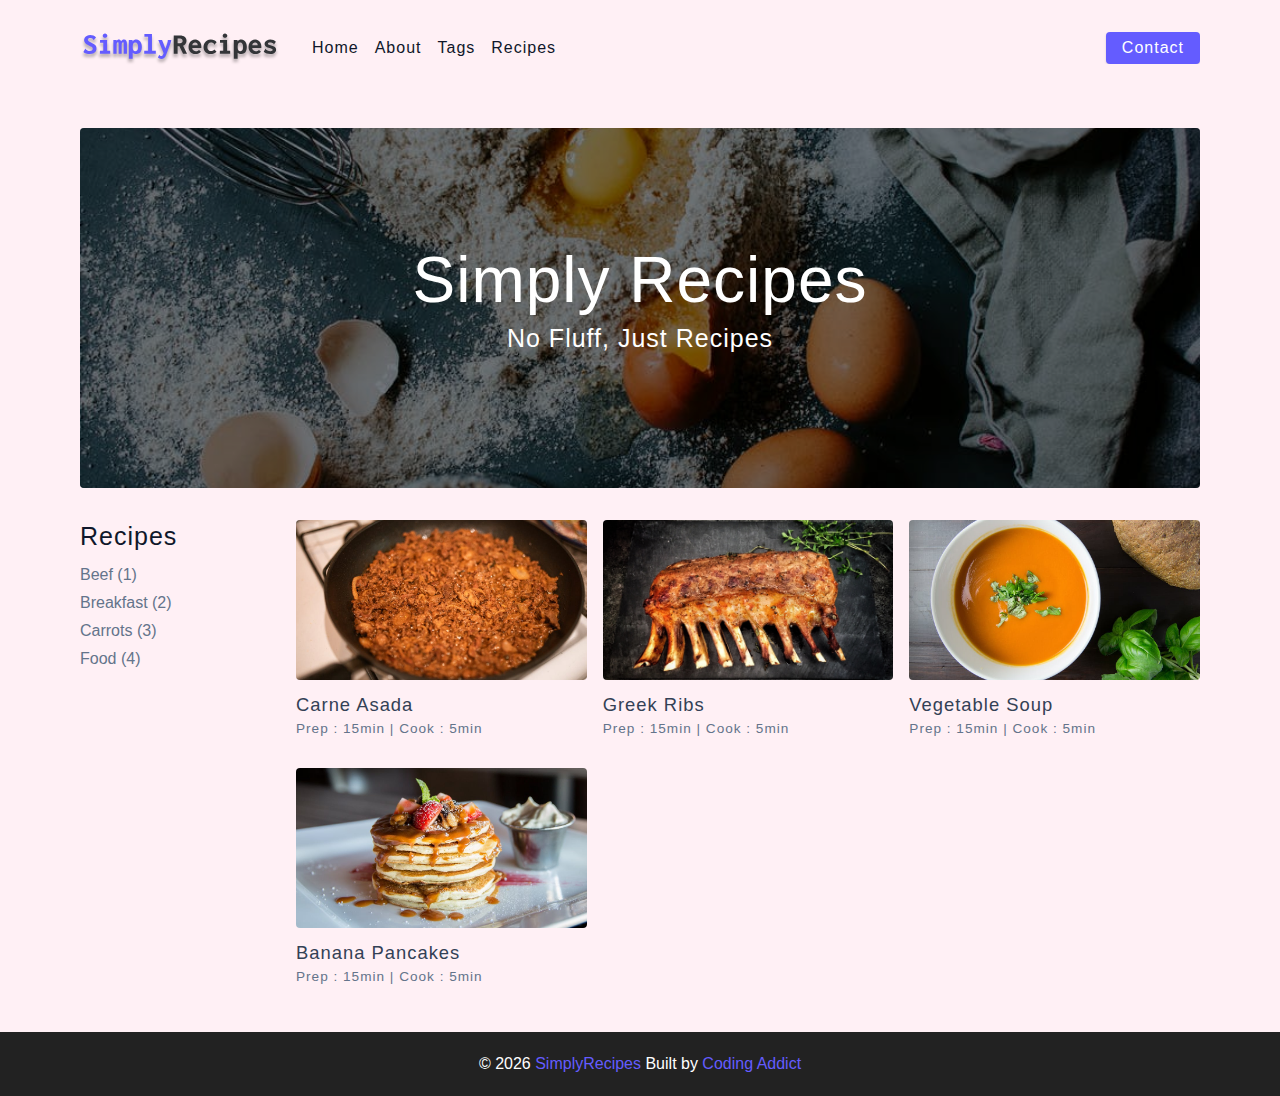
<file: final/index.html>
<!DOCTYPE html>
<html lang="en">
  <head>
    <meta charset="UTF-8" />
    <meta http-equiv="X-UA-Compatible" content="IE=edge" />
    <meta name="viewport" content="width=device-width, initial-scale=1.0" />
    <title>Simply Recipes || Final</title>
    <!-- favicon -->
    <link rel="shortcut icon" href="./assets/favicon.ico" type="image/x-icon" />
    <!-- normalize -->
    <link rel="stylesheet" href="./css/normalize.css" />
    <!-- font-awesome -->
    <link
      rel="stylesheet"
      href="https://cdnjs.cloudflare.com/ajax/libs/font-awesome/5.14.0/css/all.min.css"
    />
    <!-- main css -->
    <link rel="stylesheet" href="./css/main.css" />
  </head>
  <body style="background: lavenderblush;">

    <!-- nav  -->
    <nav class="navbar">
      <div class="nav-center">
        <div class="nav-header">
          <a href="index.html" class="nav-logo">
            <img src="./assets/logo.svg" alt="simply recipes" />
          </a>
          <button class="nav-btn btn">
            <i class="fas fa-align-justify"></i>
          </button>
        </div>
        <div class="nav-links">
          <a href="index.html" class="nav-link"> home </a>
          <a href="about.html" class="nav-link"> about </a>
          <a href="tags.html" class="nav-link"> tags </a>
          <a href="recipes.html" class="nav-link"> recipes </a>

          <div class="nav-link contact-link">
            <a href="contact.html" class="btn"> contact </a>
          </div>
        </div>
      </div>
    </nav>
    <!-- end of nav -->
    <!-- main -->
    <main class="page">
      <!-- header -->
      <header class="hero">
        <div class="hero-container">
          <div class="hero-text">
            <h1>simply recipes</h1>
            <h4>no fluff, just recipes</h4>
          </div>
        </div>
      </header>
      <!-- end of header -->
      <section class="recipes-container">
        <!-- tag container -->
        <div class="tags-container">
          <h4>recipes</h4>
          <div class="tags-list">
            <a href="tag-template.html">Beef (1)</a>
            <a href="tag-template.html">Breakfast (2)</a>
            <a href="tag-template.html">Carrots (3)</a>
            <a href="tag-template.html">Food (4)</a>
          </div>
        </div>
        <!-- end of tag container -->
        <!-- recipes list -->
        <div class="recipes-list">
          <!-- single recipe -->
          <a href="single-recipe.html" class="recipe">
            <img
              src="./assets/recipes/recipe-1.jpeg"
              class="img recipe-img"
              alt=""
            />
            <h5>Carne Asada</h5>
            <p>Prep : 15min | Cook : 5min</p>
          </a>
          <!-- end of single recipe -->
          <!-- single recipe -->
          <a href="single-recipe.html" class="recipe">
            <img
              src="./assets/recipes/recipe-2.jpeg"
              class="img recipe-img"
              alt=""
            />
            <h5>Greek Ribs</h5>
            <p>Prep : 15min | Cook : 5min</p>
          </a>
          <!-- end of single recipe -->
          <!-- single recipe -->
          <a href="single-recipe.html" class="recipe">
            <img
              src="./assets/recipes/recipe-3.jpeg"
              class="img recipe-img"
              alt=""
            />
            <h5>Vegetable Soup</h5>
            <p>Prep : 15min | Cook : 5min</p>
          </a>
          <!-- end of single recipe -->
          <!-- single recipe -->
          <a href="single-recipe.html" class="recipe">
            <img
              src="./assets/recipes/recipe-4.jpeg"
              class="img recipe-img"
              alt=""
            />
            <h5>Banana Pancakes</h5>
            <p>Prep : 15min | Cook : 5min</p>
          </a>
          <!-- end of single recipe -->
        </div>
        <!-- end of recipes list -->
      </section>
    </main>
    <!-- end of main -->
    <!-- footer -->
    <footer class="page-footer">
      <p>
        &copy; <span id="date"></span>
        <span class="footer-logo">SimplyRecipes</span> Built by
        <a href="https://www.johnsmilga.com/">Coding Addict</a>
      </p>
    </footer>
    <script src="./js/app.js"></script>
  </body>
</html>
</file>
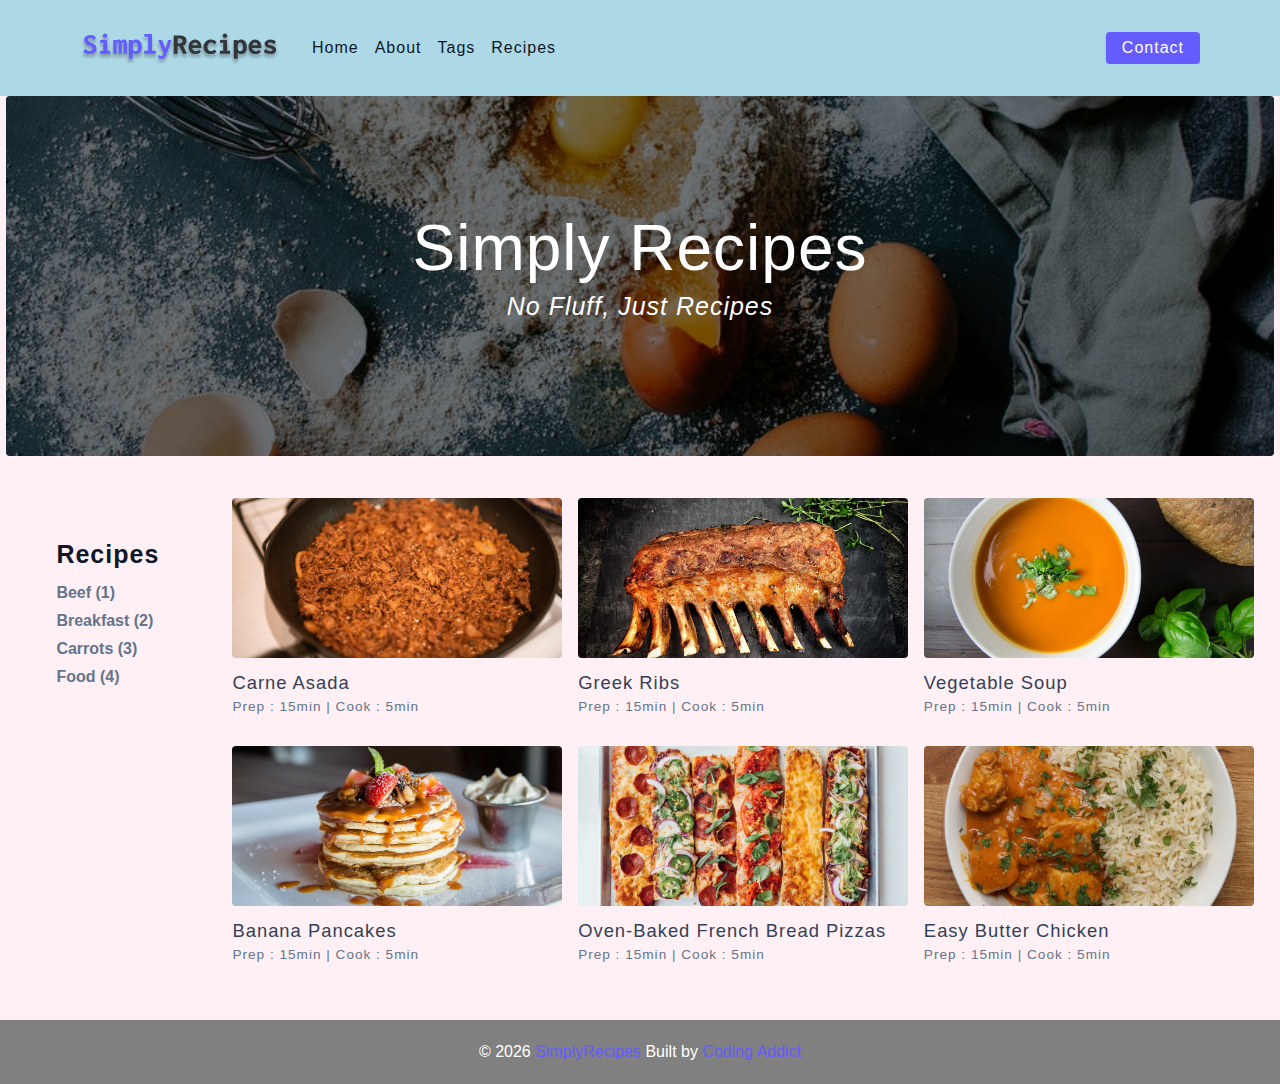
<file: starter/index.html>
<!DOCTYPE html>
<html lang="en">
  <head>
    <meta charset="UTF-8" />
    <meta http-equiv="X-UA-Compatible" content="IE=edge" />
    <meta name="viewport" content="width=device-width, initial-scale=1.0" />
    <title>Simply Recipes || Final</title>
    <!-- favicon -->
    <link rel="shortcut icon" href="./assets/favicon.ico" type="image/x-icon" />
    <!-- normalize -->
    <link rel="stylesheet" href="./css/normalize.css" />
    <!-- font-awesome -->
    <link
      rel="stylesheet"
      href="https://cdnjs.cloudflare.com/ajax/libs/font-awesome/5.14.0/css/all.min.css"
    />
    <!-- main css -->
    <link rel="stylesheet" href="./css/main.css" />
  </head>
  <body>

    <!-- nav  -->
    <nav class="navbar">
      <div class="nav-center">
        <div class="nav-header">
          <a href="index.html" class="nav-logo">
            <img src="./assets/logo.svg" alt="simply recipes" />
          </a>
          <button class="nav-btn btn">
            <i class="fas fa-align-justify"></i>
          </button>
        </div>
        <div class="nav-links">
          <a href="index.html" class="nav-link"> home </a>
          <a href="about.html" class="nav-link"> about </a>
          <a href="tags.html" class="nav-link"> tags </a>
          <a href="recipes.html" class="nav-link"> recipes </a>

          <div class="nav-link contact-link">
            <a href="contact.html" class="btn"> contact </a>
          </div>
        </div>
      </div>
    </nav>
    <!-- end of nav -->
    <!-- main -->
    <main class="page" style= "padding: 0;">
      <!-- header -->
      <header class="hero" style="padding: 15px;">
        <div class="hero-container">
          <div class="hero-text">
            <h1>simply recipes</h1>
            <h4 style="font-style: italic;">no fluff, just recipes</h4>
          </div>
        </div>
      </header>
      <!-- end of header -->
      <section class="recipes-container">
        <!-- tag container -->
        <div class="tags-container"style="margin: 50px;">
          <h4>recipes</h4>
          <div class="tags-list">
            <a href="tag-template.html">Beef (1)</a>
            <a href="tag-template.html">Breakfast (2)</a>
            <a href="tag-template.html">Carrots (3)</a>
            <a href="tag-template.html">Food (4)</a>
          </div>
        </div>
        <!-- recipes list -->
        <div class="recipes-list">
          <!-- single recipe -->
          <a href="single-recipe.html" class="recipe">
            <img
              src="./assets/recipes/recipe-1.jpeg"
              class="img recipe-img"
              alt=""
            />
            <h5>Carne Asada</h5>
            <p>Prep : 15min | Cook : 5min</p>
          </a>
          <!-- end of single recipe -->
          <!-- single recipe -->
          <a href="single-recipe.html" class="recipe">
            <img
              src="./assets/recipes/recipe-2.jpeg"
              class="img recipe-img"
              alt=""
            />
            <h5>Greek Ribs</h5>
            <p>Prep : 15min | Cook : 5min</p>
          </a>
          <!-- end of single recipe -->
          <!-- single recipe -->
          <a href="single-recipe.html" class="recipe">
            <img
              src="./assets/recipes/recipe-3.jpeg"
              class="img recipe-img"
              alt=""
            />
            <h5>Vegetable Soup</h5>
            <p>Prep : 15min | Cook : 5min</p>
          </a>
          <!-- end of single recipe -->
          <!-- single recipe -->
          <a href="single-recipe.html" class="recipe">
            <img
              src="./assets/recipes/recipe-4.jpeg"
              class="img recipe-img"
              alt=""
            />
            <h5>Banana Pancakes</h5>
            <p>Prep : 15min | Cook : 5min</p>
          </a>
          <!-- end of single recipe -->
          <!-- single recipe -->
          <a href="single-recipe.html" class="recipe">
            <img
              src="./assets/recipes/pizza.webp"
              class="img recipe-img"
              alt=""
            />
            <h5>Oven-Baked French Bread Pizzas</h5>
            <p>Prep : 15min | Cook : 5min</p>
          </a>
          <!-- end of single recipe -->
          <!-- single recipe -->
          <a href="single-recipe.html" class="recipe">
            <img
              src="./assets/recipes/sub-buzz-1009-1646440684-8.webp"
              class="img recipe-img"
              alt=""
            />
            <h5>Easy Butter Chicken</h5>
            <p>Prep : 15min | Cook : 5min</p>
          </a>
          <!-- end of single recipe -->
        </div>
        <!-- end of recipes list -->
      </section>
    </main>
    <!-- end of main -->
    <!-- footer -->
    <footer class="page-footer">
      <p>
        &copy; <span id="date"></span>
        <span class="footer-logo">SimplyRecipes</span> Built by
        <a href="https://www.johnsmilga.com/">Coding Addict</a>
      </p>
    </footer>
    <script src="./js/app.js"></script>
  </body>
</html>
</file>
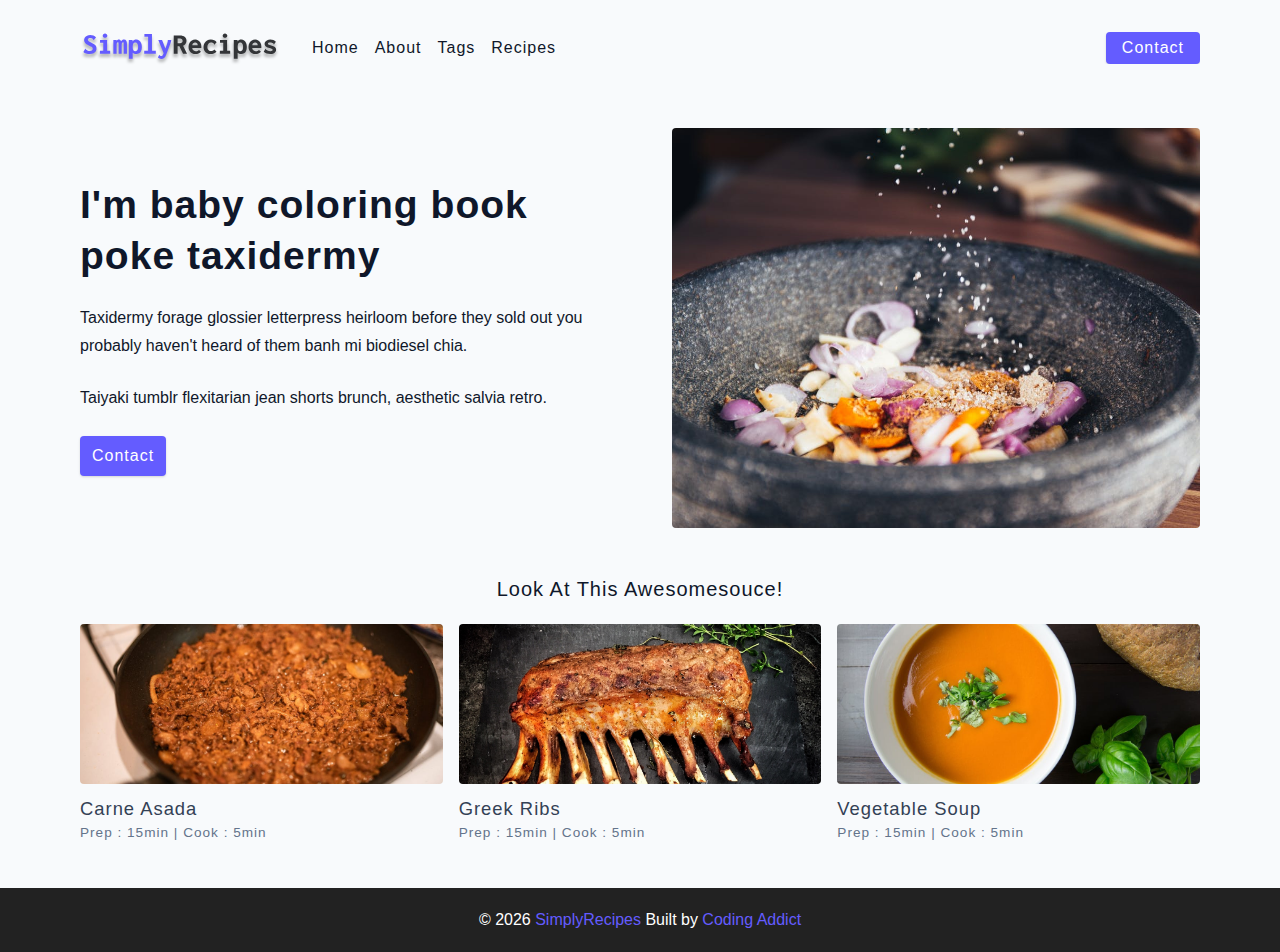
<file: final/about.html>
<!DOCTYPE html>
<html lang="en">
  <head>
    <meta charset="UTF-8" />
    <meta http-equiv="X-UA-Compatible" content="IE=edge" />
    <meta name="viewport" content="width=device-width, initial-scale=1.0" />
    <title>About || Final</title>
    <!-- favicon -->
    <link rel="shortcut icon" href="./assets/favicon.ico" type="image/x-icon" />
    <!-- normalize -->
    <link rel="stylesheet" href="./css/normalize.css" />
    <!-- font-awesome -->
    <link
      rel="stylesheet"
      href="https://cdnjs.cloudflare.com/ajax/libs/font-awesome/5.14.0/css/all.min.css"
    />
    <!-- main css -->
    <link rel="stylesheet" href="./css/main.css" />
  </head>
  <body>
    <!-- nav  -->
    <nav class="navbar">
      <div class="nav-center">
        <div class="nav-header">
          <a href="index.html" class="nav-logo">
            <img src="./assets/logo.svg" alt="simply recipes" />
          </a>
          <button class="nav-btn btn">
            <i class="fas fa-align-justify"></i>
          </button>
        </div>
        <div class="nav-links">
          <a href="index.html" class="nav-link"> home </a>
          <a href="about.html" class="nav-link"> about </a>
          <a href="tags.html" class="nav-link"> tags </a>
          <a href="recipes.html" class="nav-link"> recipes </a>

          <div class="nav-link contact-link">
            <a href="contact.html" class="btn"> contact </a>
          </div>
        </div>
      </div>
    </nav>
    <!-- end of nav -->
    <main class="page">
      <section class="about-page">
        <article>
          <h2>I'm baby coloring book poke taxidermy</h2>
          <p>
            Taxidermy forage glossier letterpress heirloom before they sold out
            you probably haven't heard of them banh mi biodiesel chia.
          </p>
          <p>
            Taiyaki tumblr flexitarian jean shorts brunch, aesthetic salvia
            retro.
          </p>
          <a href="contact.html" class="btn"> contact </a>
        </article>
        <!-- needs fixes -->
        <img
          src="./assets/about.jpeg"
          alt="Person Pouring Salt in Bowl"
          class="img about-img"
        />
      </section>
      <section class="featured-recipes">
        <h5 class="featured-title">Look At This Awesomesouce!</h5>
        <div class="recipes-list">
          <!-- single recipe -->
          <a href="single-recipe.html" class="recipe">
            <img
              src="./assets/recipes/recipe-1.jpeg"
              class="img recipe-img"
              alt=""
            />
            <h5>Carne Asada</h5>
            <p>Prep : 15min | Cook : 5min</p>
          </a>
          <!-- end of single recipe -->
          <!-- single recipe -->
          <a href="single-recipe.html" class="recipe">
            <img
              src="./assets/recipes/recipe-2.jpeg"
              class="img recipe-img"
              alt=""
            />
            <h5>Greek Ribs</h5>
            <p>Prep : 15min | Cook : 5min</p>
          </a>
          <!-- end of single recipe -->
          <!-- single recipe -->
          <a href="single-recipe.html" class="recipe">
            <img
              src="./assets/recipes/recipe-3.jpeg"
              class="img recipe-img"
              alt=""
            />
            <h5>Vegetable Soup</h5>
            <p>Prep : 15min | Cook : 5min</p>
          </a>
          <!-- end of single recipe -->
        </div>
      </section>
    </main>
    <!-- footer -->
    <footer class="page-footer">
      <p>
        &copy; <span id="date"></span>
        <span class="footer-logo">SimplyRecipes</span> Built by
        <a href="https://www.johnsmilga.com/">Coding Addict</a>
      </p>
    </footer>
    <script src="./js/app.js"></script>
  </body>
</html>
</file>
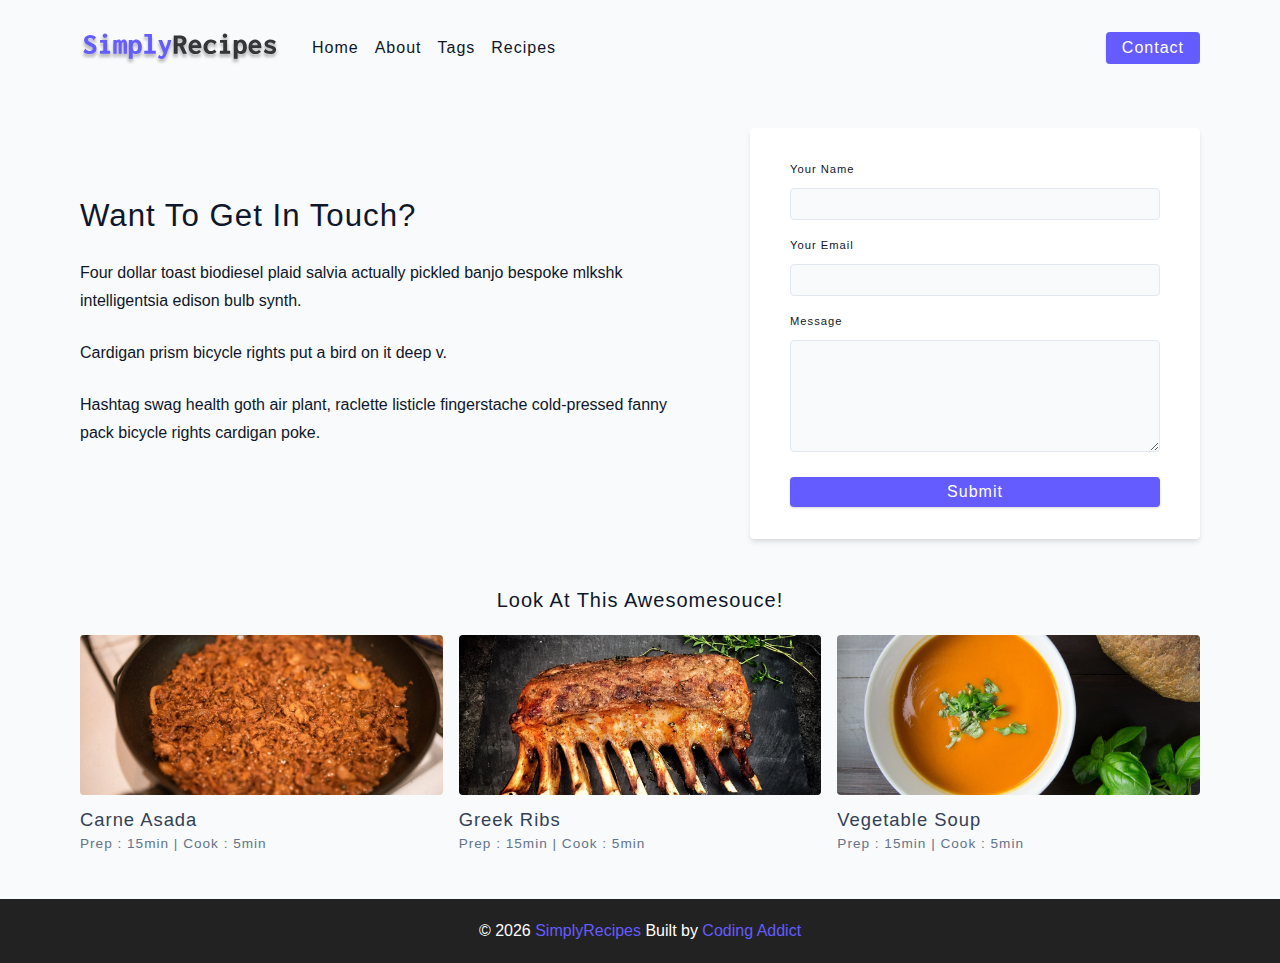
<file: final/contact.html>
<!DOCTYPE html>
<html lang="en">
  <head>
    <meta charset="UTF-8" />
    <meta http-equiv="X-UA-Compatible" content="IE=edge" />
    <meta name="viewport" content="width=device-width, initial-scale=1.0" />
    <title>Contact || Final</title>
    <!-- favicon -->
    <link rel="shortcut icon" href="./assets/favicon.ico" type="image/x-icon" />
    <!-- normalize -->
    <link rel="stylesheet" href="./css/normalize.css" />
    <!-- font-awesome -->
    <link
      rel="stylesheet"
      href="https://cdnjs.cloudflare.com/ajax/libs/font-awesome/5.14.0/css/all.min.css"
    />
    <!-- main css -->
    <link rel="stylesheet" href="./css/main.css" />
  </head>
  <body>
    <!-- nav  -->
    <nav class="navbar">
      <div class="nav-center">
        <div class="nav-header">
          <a href="index.html" class="nav-logo">
            <img src="./assets/logo.svg" alt="simply recipes" />
          </a>
          <button class="nav-btn btn">
            <i class="fas fa-align-justify"></i>
          </button>
        </div>
        <div class="nav-links">
          <a href="index.html" class="nav-link"> home </a>
          <a href="about.html" class="nav-link"> about </a>
          <a href="tags.html" class="nav-link"> tags </a>
          <a href="recipes.html" class="nav-link"> recipes </a>

          <div class="nav-link contact-link">
            <a href="contact.html" class="btn"> contact </a>
          </div>
        </div>
      </div>
    </nav>
    <!-- end of nav -->
    <main class="page">
     <section class="contact-container">
          <article class="contact-info">
            <h3>Want To Get In Touch?</h3>
            <p>
              Four dollar toast biodiesel plaid salvia actually pickled banjo
              bespoke mlkshk intelligentsia edison bulb synth.
            </p>
            <p>Cardigan prism bicycle rights put a bird on it deep v.</p>
            <p>
              Hashtag swag health goth air plant, raclette listicle fingerstache
              cold-pressed fanny pack bicycle rights cardigan poke.
            </p>
          </article>
          <article>
            <form class="form contact-form">
              <div class="form-row">
                <label html="name" class="form-label">your name</label>
                <input type="text" name="name" id="name" class="form-input" />
              </div>
              <div class="form-row">
                <label html="email" class="form-label">your email</label>
                <input type="text" name="email" id="email" class="form-input" />
              </div>
              <div class="form-row">
                <label html="message" class="form-label">message</label>
                <textarea name="message" id="message" class="form-textarea"></textarea>
              </div>
              <button type="submit" class="btn btn-block">
                submit
              </button>
            </form>
          </article>
        </section>
     <!-- featured recipes -->
       <section class="featured-recipes">
        <h5 class="featured-title">Look At This Awesomesouce!</h5>
        <div class="recipes-list">
          <!-- single recipe -->
          <a href="single-recipe.html" class="recipe">
            <img
              src="./assets/recipes/recipe-1.jpeg"
              class="img recipe-img"
              alt=""
            />
            <h5>Carne Asada</h5>
            <p>Prep : 15min | Cook : 5min</p>
          </a>
          <!-- end of single recipe -->
          <!-- single recipe -->
          <a href="single-recipe.html" class="recipe">
            <img
              src="./assets/recipes/recipe-2.jpeg"
              class="img recipe-img"
              alt=""
            />
            <h5>Greek Ribs</h5>
            <p>Prep : 15min | Cook : 5min</p>
          </a>
          <!-- end of single recipe -->
          <!-- single recipe -->
          <a href="single-recipe.html" class="recipe">
            <img
              src="./assets/recipes/recipe-3.jpeg"
              class="img recipe-img"
              alt=""
            />
            <h5>Vegetable Soup</h5>
            <p>Prep : 15min | Cook : 5min</p>
          </a>
          <!-- end of single recipe -->
        </div>
      </section>
    </main>
    <!-- footer -->
    <footer class="page-footer">
      <p>
        &copy; <span id="date"></span>
        <span class="footer-logo">SimplyRecipes</span> Built by
        <a href="https://www.johnsmilga.com/">Coding Addict</a>
      </p>
    </footer>
    <script src="./js/app.js"></script>
  </body>
</html>
</file>
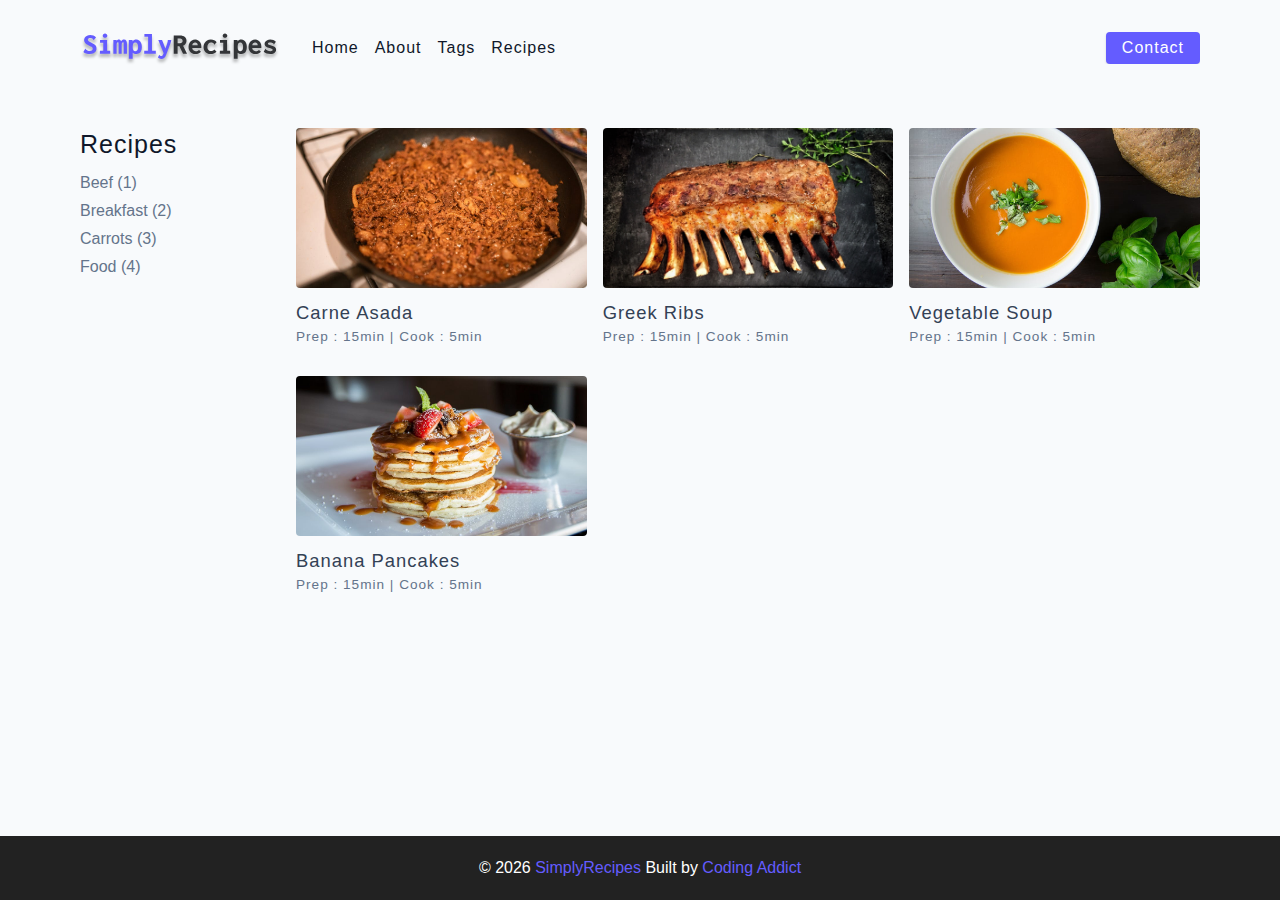
<file: final/recipes.html>
<!DOCTYPE html>
<html lang="en">
  <head>
    <meta charset="UTF-8" />
    <meta http-equiv="X-UA-Compatible" content="IE=edge" />
    <meta name="viewport" content="width=device-width, initial-scale=1.0" />
    <title>Recipes || Final</title>
    <!-- favicon -->
    <link rel="shortcut icon" href="./assets/favicon.ico" type="image/x-icon" />
    <!-- normalize -->
    <link rel="stylesheet" href="./css/normalize.css" />
    <!-- font-awesome -->
    <link
      rel="stylesheet"
      href="https://cdnjs.cloudflare.com/ajax/libs/font-awesome/5.14.0/css/all.min.css"
    />
    <!-- main css -->
    <link rel="stylesheet" href="./css/main.css" />
  </head>
  <body>
    <!-- nav  -->
    <nav class="navbar">
      <div class="nav-center">
        <div class="nav-header">
          <a href="index.html" class="nav-logo">
            <img src="./assets/logo.svg" alt="simply recipes" />
          </a>
          <button class="nav-btn btn">
            <i class="fas fa-align-justify"></i>
          </button>
        </div>
        <div class="nav-links">
          <a href="index.html" class="nav-link"> home </a>
          <a href="about.html" class="nav-link"> about </a>
          <a href="tags.html" class="nav-link"> tags </a>
          <a href="recipes.html" class="nav-link"> recipes </a>

          <div class="nav-link contact-link">
            <a href="contact.html" class="btn"> contact </a>
          </div>
        </div>
      </div>
    </nav>
    <!-- end of nav -->
    <!-- main -->
    <main class="page">
      <section class="recipes-container">
        <!-- tag container -->
        <div class="tags-container">
          <h4>recipes</h4>
          <div class="tags-list">
            <a href="tag-template.html">Beef (1)</a>
            <a href="tag-template.html">Breakfast (2)</a>
            <a href="tag-template.html">Carrots (3)</a>
            <a href="tag-template.html">Food (4)</a>
          </div>
        </div>
        <!-- end of tag container -->
        <!-- recipes list -->
        <div class="recipes-list">
          <!-- single recipe -->
          <a href="single-recipe.html" class="recipe">
            <img
              src="./assets/recipes/recipe-1.jpeg"
              class="img recipe-img"
              alt=""
            />
            <h5>Carne Asada</h5>
            <p>Prep : 15min | Cook : 5min</p>
          </a>
          <!-- end of single recipe -->
          <!-- single recipe -->
          <a href="single-recipe.html" class="recipe">
            <img
              src="./assets/recipes/recipe-2.jpeg"
              class="img recipe-img"
              alt=""
            />
            <h5>Greek Ribs</h5>
            <p>Prep : 15min | Cook : 5min</p>
          </a>
          <!-- end of single recipe -->
          <!-- single recipe -->
          <a href="single-recipe.html" class="recipe">
            <img
              src="./assets/recipes/recipe-3.jpeg"
              class="img recipe-img"
              alt=""
            />
            <h5>Vegetable Soup</h5>
            <p>Prep : 15min | Cook : 5min</p>
          </a>
          <!-- end of single recipe -->
          <!-- single recipe -->
          <a href="single-recipe.html" class="recipe">
            <img
              src="./assets/recipes/recipe-4.jpeg"
              class="img recipe-img"
              alt=""
            />
            <h5>Banana Pancakes</h5>
            <p>Prep : 15min | Cook : 5min</p>
          </a>
          <!-- end of single recipe -->
        </div>
      </section>
    </main>
    <!-- end of main -->
    <!-- footer -->
    <footer class="page-footer">
      <p>
        &copy; <span id="date"></span>
        <span class="footer-logo">SimplyRecipes</span> Built by
        <a href="https://www.johnsmilga.com/">Coding Addict</a>
      </p>
    </footer>
    <script src="./js/app.js"></script>
  </body>
</html>
</file>
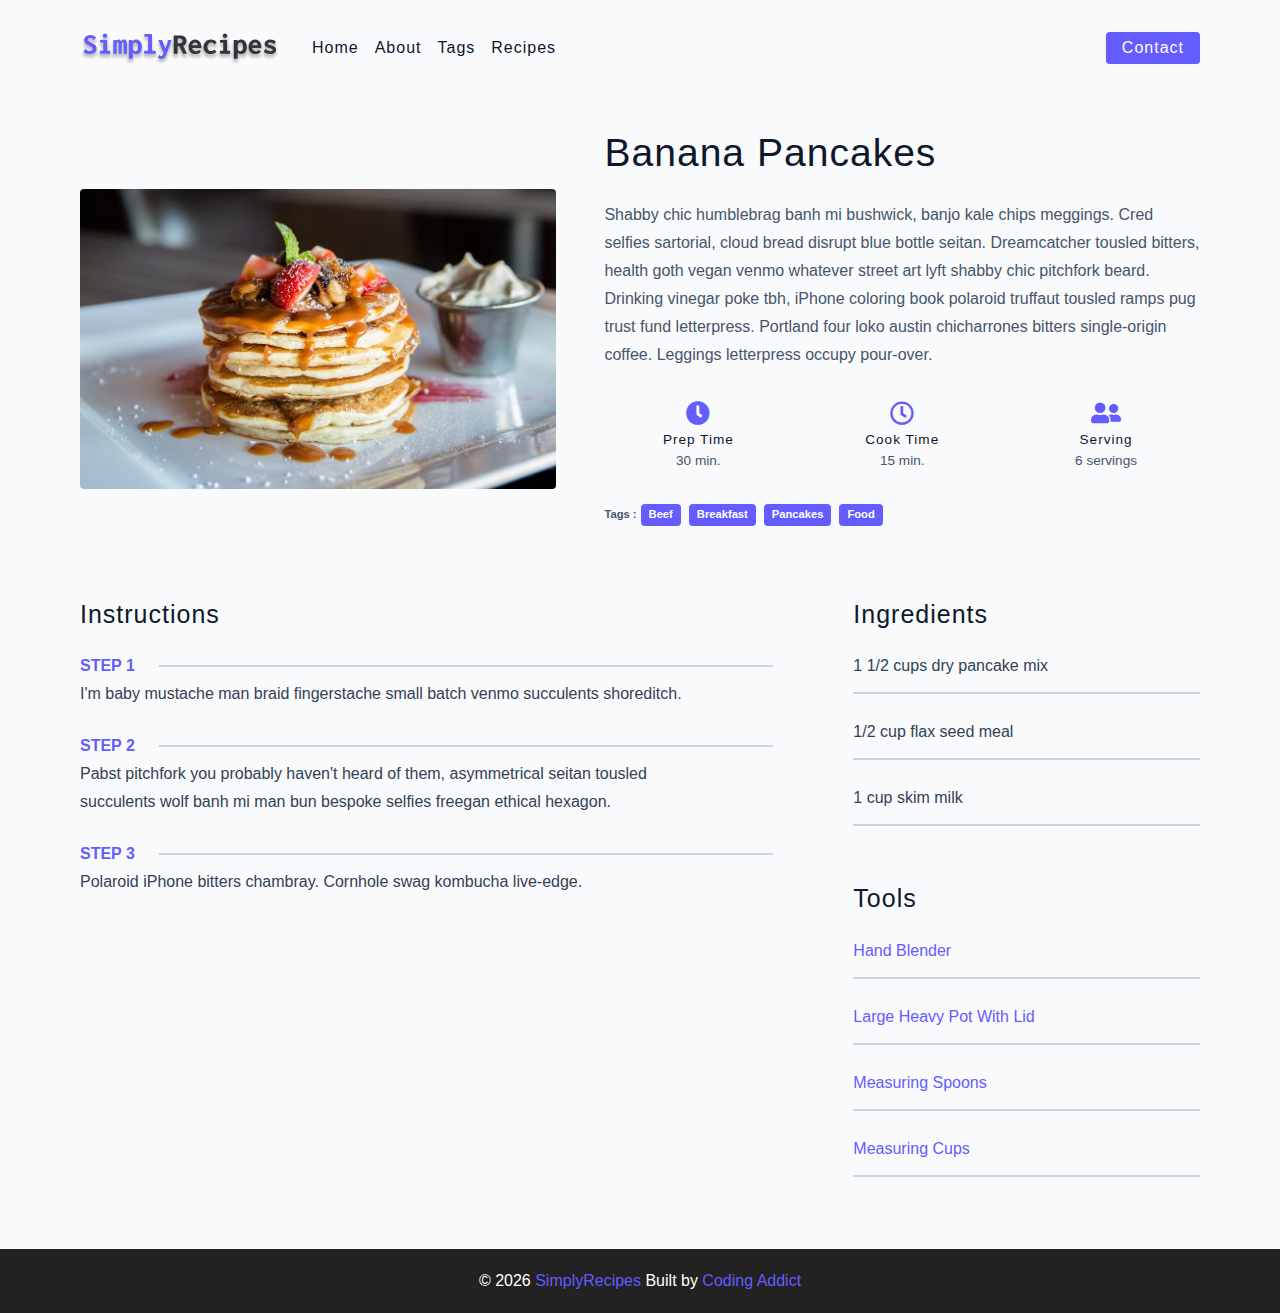
<file: final/single-recipe.html>
<!DOCTYPE html>
<html lang="en">
  <head>
    <meta charset="UTF-8" />
    <meta http-equiv="X-UA-Compatible" content="IE=edge" />
    <meta name="viewport" content="width=device-width, initial-scale=1.0" />
    <title>Single Recipe || Final</title>
    <!-- favicon -->
    <link rel="shortcut icon" href="./assets/favicon.ico" type="image/x-icon" />
    <!-- normalize -->
    <link rel="stylesheet" href="./css/normalize.css" />
    <!-- font-awesome -->
    <link
      rel="stylesheet"
      href="https://cdnjs.cloudflare.com/ajax/libs/font-awesome/5.14.0/css/all.min.css"
    />
    <!-- main css -->
    <link rel="stylesheet" href="./css/main.css" />
  </head>
  <body>
    <!-- nav  -->
    <nav class="navbar">
      <div class="nav-center">
        <div class="nav-header">
          <a href="index.html" class="nav-logo">
            <img src="./assets/logo.svg" alt="simply recipes" />
          </a>
          <button class="nav-btn btn">
            <i class="fas fa-align-justify"></i>
          </button>
        </div>
        <div class="nav-links">
          <a href="index.html" class="nav-link"> home </a>
          <a href="about.html" class="nav-link"> about </a>
          <a href="tags.html" class="nav-link"> tags </a>
          <a href="recipes.html" class="nav-link"> recipes </a>

          <div class="nav-link contact-link">
            <a href="contact.html" class="btn"> contact </a>
          </div>
        </div>
      </div>
    </nav>
    <!-- end of nav -->
    <main class="page">
      <div class="recipe-page">
        <section class="recipe-hero">
          <img
            src="./assets/recipes/recipe-4.jpeg"
            class="img recipe-hero-img"
          />
          <article class="recipe-info">
            <h2>Banana Pancakes</h2>
            <p>
              Shabby chic humblebrag banh mi bushwick, banjo kale chips
              meggings. Cred selfies sartorial, cloud bread disrupt blue bottle
              seitan. Dreamcatcher tousled bitters, health goth vegan venmo
              whatever street art lyft shabby chic pitchfork beard. Drinking
              vinegar poke tbh, iPhone coloring book polaroid truffaut tousled
              ramps pug trust fund letterpress. Portland four loko austin
              chicharrones bitters single-origin coffee. Leggings letterpress
              occupy pour-over.
            </p>
            <div class="recipe-icons">
              <article>
                <i class="fas fa-clock"></i>
                <h5>prep time</h5>
                <p>30 min.</p>
              </article>
              <article>
                <i class="far fa-clock"></i>
                <h5>cook time</h5>
                <p>15 min.</p>
              </article>
              <article>
                <i class="fas fa-user-friends"></i>
                <h5>serving</h5>
                <p>6 servings</p>
              </article>
            </div>
            <p class="recipe-tags">
              Tags : <a href="tag-template.html">beef</a>
              <a href="tag-template.html">breakfast</a>
              <a href="tag-template.html">pancakes</a>
              <a href="tag-template.html">food</a>
            </p>
          </article>
        </section>
        <!-- content -->
        <section class="recipe-content">
          <article>
            <h4>instructions</h4>
            <!-- single instruction -->
            <div class="single-instruction">
              <header>
                <p>step 1</p>
                <div></div>
              </header>
              <p>
                I'm baby mustache man braid fingerstache small batch venmo
                succulents shoreditch.
              </p>
            </div>
            <!-- end of single instruction -->
            <!-- single instruction -->
            <div class="single-instruction">
              <header>
                <p>step 2</p>
                <div></div>
              </header>
              <p>
                Pabst pitchfork you probably haven't heard of them, asymmetrical
                seitan tousled succulents wolf banh mi man bun bespoke selfies
                freegan ethical hexagon.
              </p>
            </div>
            <!-- end of single instruction -->
            <!-- single instruction -->
            <div class="single-instruction">
              <header>
                <p>step 3</p>
                <div></div>
              </header>
              <p>
                Polaroid iPhone bitters chambray. Cornhole swag kombucha
                live-edge.
              </p>
            </div>
            <!-- end of single instruction -->
          </article>
          <article class="second-column">
            <div>
              <h4>ingredients</h4>
              <p class="single-ingredient">1 1/2 cups dry pancake mix</p>
              <p class="single-ingredient">1/2 cup flax seed meal</p>
              <p class="single-ingredient">1 cup skim milk</p>
            </div>
            <div>
              <h4>tools</h4>
              <p class="single-tool">Hand Blender</p>
              <p class="single-tool">Large Heavy Pot With Lid</p>
              <p class="single-tool">Measuring Spoons</p>
              <p class="single-tool">Measuring Cups</p>
            </div>
          </article>
        </section>
      </div>
    </main>
    <!-- footer -->
    <footer class="page-footer">
      <p>
        &copy; <span id="date"></span>
        <span class="footer-logo">SimplyRecipes</span> Built by
        <a href="https://www.johnsmilga.com/">Coding Addict</a>
      </p>
    </footer>
    <script src="./js/app.js"></script>
  </body>
</html>
</file>
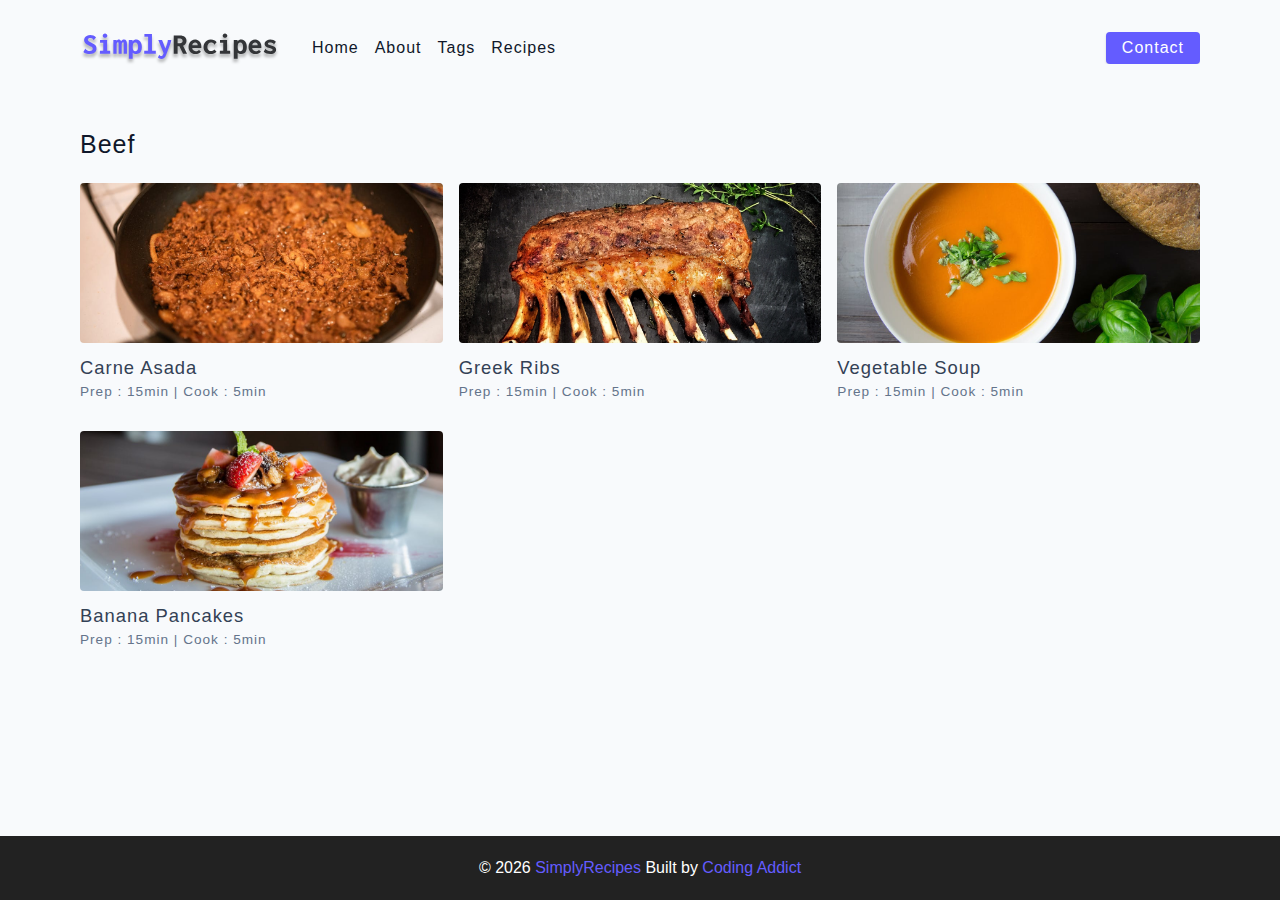
<file: final/tag-template.html>
<!DOCTYPE html>
<html lang="en">
  <head>
    <meta charset="UTF-8" />
    <meta http-equiv="X-UA-Compatible" content="IE=edge" />
    <meta name="viewport" content="width=device-width, initial-scale=1.0" />
    <title>Recipe Template || Final</title>
    <!-- favicon -->
    <link rel="shortcut icon" href="./assets/favicon.ico" type="image/x-icon" />
    <!-- normalize -->
    <link rel="stylesheet" href="./css/normalize.css" />
    <!-- font-awesome -->
    <link
      rel="stylesheet"
      href="https://cdnjs.cloudflare.com/ajax/libs/font-awesome/5.14.0/css/all.min.css"
    />
    <!-- main css -->
    <link rel="stylesheet" href="./css/main.css" />
  </head>
  <body>
    <!-- nav  -->
    <nav class="navbar">
      <div class="nav-center">
        <div class="nav-header">
          <a href="index.html" class="nav-logo">
            <img src="./assets/logo.svg" alt="simply recipes" />
          </a>
          <button class="nav-btn btn">
            <i class="fas fa-align-justify"></i>
          </button>
        </div>
        <div class="nav-links">
          <a href="index.html" class="nav-link"> home </a>
          <a href="about.html" class="nav-link"> about </a>
          <a href="tags.html" class="nav-link"> tags </a>
          <a href="recipes.html" class="nav-link"> recipes </a>

          <div class="nav-link contact-link">
            <a href="contact.html" class="btn"> contact </a>
          </div>
        </div>
      </div>
    </nav>
    <!-- end of nav -->
    <main class="page">
      <div class="featured-recipes">
        <h4>Beef</h4>
          <!-- recipes list -->
        <div class="recipes-list">
          <!-- single recipe -->
          <a href="single-recipe.html" class="recipe">
            <img
              src="./assets/recipes/recipe-1.jpeg"
              class="img recipe-img"
              alt=""
            />
            <h5>Carne Asada</h5>
            <p>Prep : 15min | Cook : 5min</p>
          </a>
          <!-- end of single recipe -->
          <!-- single recipe -->
          <a href="single-recipe.html" class="recipe">
            <img
              src="./assets/recipes/recipe-2.jpeg"
              class="img recipe-img"
              alt=""
            />
            <h5>Greek Ribs</h5>
            <p>Prep : 15min | Cook : 5min</p>
          </a>
          <!-- end of single recipe -->
          <!-- single recipe -->
          <a href="single-recipe.html" class="recipe">
            <img
              src="./assets/recipes/recipe-3.jpeg"
              class="img recipe-img"
              alt=""
            />
            <h5>Vegetable Soup</h5>
            <p>Prep : 15min | Cook : 5min</p>
          </a>
          <!-- end of single recipe -->
          <!-- single recipe -->
          <a href="single-recipe.html" class="recipe">
            <img
              src="./assets/recipes/recipe-4.jpeg"
              class="img recipe-img"
              alt=""
            />
            <h5>Banana Pancakes</h5>
            <p>Prep : 15min | Cook : 5min</p>
          </a>
          <!-- end of single recipe -->
        </div>
        <!-- end of recipe list -->
      </div>
          
    </main>
    <!-- footer -->
    <footer class="page-footer">
      <p>
        &copy; <span id="date"></span>
        <span class="footer-logo">SimplyRecipes</span> Built by
        <a href="https://www.johnsmilga.com/">Coding Addict</a>
      </p>
    </footer>
    <script src="./js/app.js"></script>
  </body>
</html>
</file>
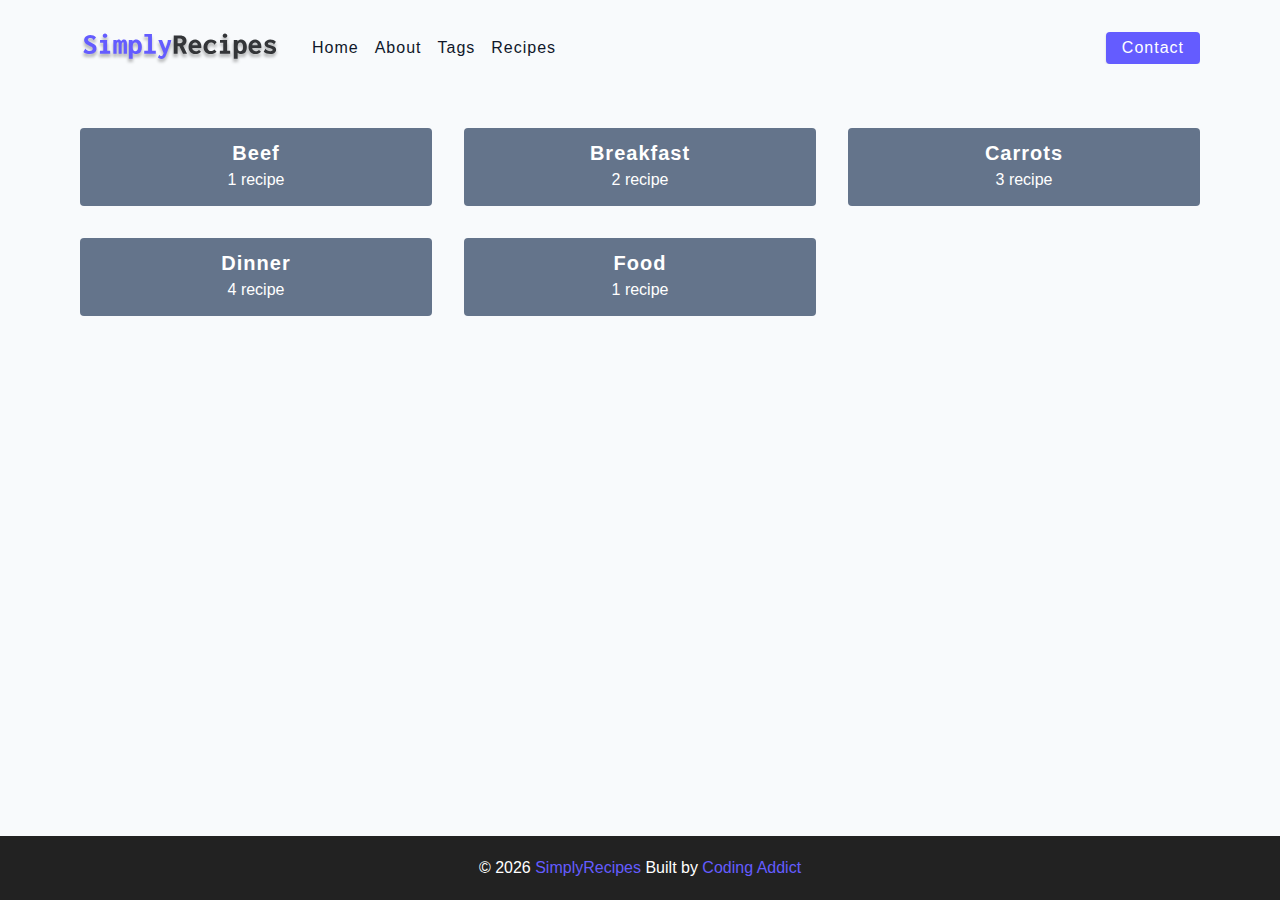
<file: final/tags.html>
<!DOCTYPE html>
<html lang="en">
  <head>
    <meta charset="UTF-8" />
    <meta http-equiv="X-UA-Compatible" content="IE=edge" />
    <meta name="viewport" content="width=device-width, initial-scale=1.0" />
    <title>Tags || Final</title>
    <!-- favicon -->
    <link rel="shortcut icon" href="./assets/favicon.ico" type="image/x-icon" />
    <!-- normalize -->
    <link rel="stylesheet" href="./css/normalize.css" />
    <!-- font-awesome -->
    <link
      rel="stylesheet"
      href="https://cdnjs.cloudflare.com/ajax/libs/font-awesome/5.14.0/css/all.min.css"
    />
    <!-- main css -->
    <link rel="stylesheet" href="./css/main.css" />
  </head>
  <body>
    <!-- nav  -->
    <nav class="navbar">
      <div class="nav-center">
        <div class="nav-header">
          <a href="index.html" class="nav-logo">
            <img src="./assets/logo.svg" alt="simply recipes" />
          </a>
          <button class="nav-btn btn">
            <i class="fas fa-align-justify"></i>
          </button>
        </div>
        <div class="nav-links">
          <a href="index.html" class="nav-link"> home </a>
          <a href="about.html" class="nav-link"> about </a>
          <a href="tags.html" class="nav-link"> tags </a>
          <a href="recipes.html" class="nav-link"> recipes </a>

          <div class="nav-link contact-link">
            <a href="contact.html" class="btn"> contact </a>
          </div>
        </div>
      </div>
    </nav>
    <!-- end of nav -->
    <main class="page">
         <section class="tags-wrapper">
          <!-- single tag -->
              <a href="tag-template.html" class="tag">
                <h5>beef</h5>
                <p>1 recipe</p>
              </a>
            <!-- end of single tag -->
          <!-- single tag -->
              <a href="tag-template.html" class="tag">
                <h5>breakfast</h5>
                <p>2 recipe</p>
              </a>
            <!-- end of single tag -->
          <!-- single tag -->
              <a href="tag-template.html" class="tag">
                <h5>carrots</h5>
                <p>3 recipe</p>
              </a>
            <!-- end of single tag -->
          <!-- single tag -->
              <a href="tag-template.html" class="tag">
                <h5>dinner</h5>
                <p>4 recipe</p>
              </a>
            <!-- end of single tag -->
          <!-- single tag -->
              <a href="tag-template.html" class="tag">
                <h5>food</h5>
                <p>1 recipe</p>
              </a>
            <!-- end of single tag -->
        </section>
    </main>
    <!-- footer -->
    <footer class="page-footer">
      <p>
        &copy; <span id="date"></span>
        <span class="footer-logo">SimplyRecipes</span> Built by
        <a href="https://www.johnsmilga.com/">Coding Addict</a>
      </p>
    </footer>
    <script src="./js/app.js"></script>
  </body>
</html>
</file>
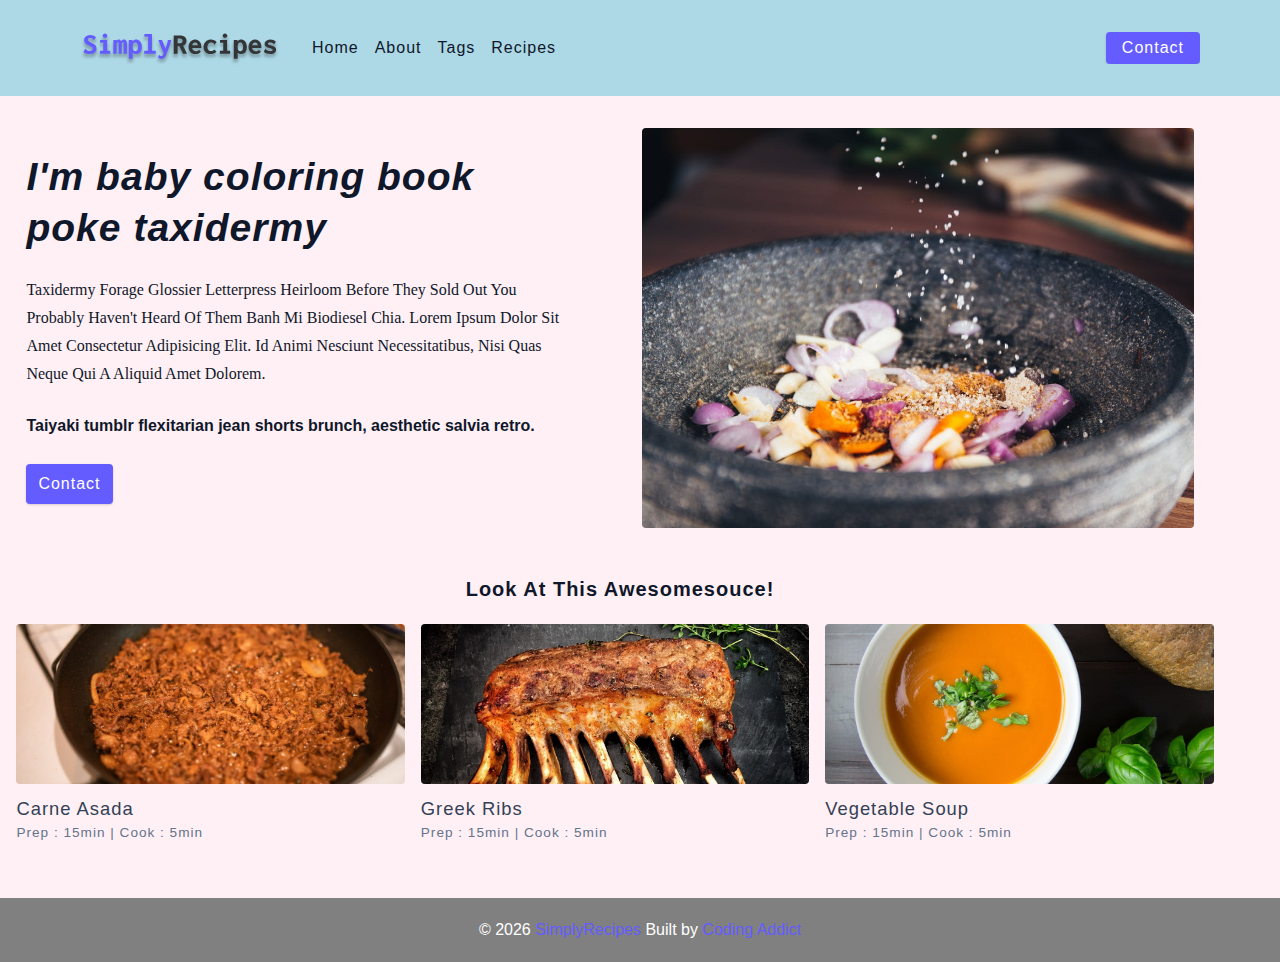
<file: starter/about.html>
<!DOCTYPE html>
<html lang="en">
  <head>
    <meta charset="UTF-8" />
    <meta http-equiv="X-UA-Compatible" content="IE=edge" />
    <meta name="viewport" content="width=device-width, initial-scale=1.0" />
    <title>About || Final</title>
    <!-- favicon -->
    <link rel="shortcut icon" href="./assets/favicon.ico" type="image/x-icon" />
    <!-- normalize -->
    <link rel="stylesheet" href="./css/normalize.css" />
    <!-- font-awesome -->
    <link
      rel="stylesheet"
      href="https://cdnjs.cloudflare.com/ajax/libs/font-awesome/5.14.0/css/all.min.css"
    />
    <!-- main css -->
    <link rel="stylesheet" href="./css/main.css" />
  </head>
  <body>
    <!-- nav  -->
    <nav class="navbar">
      <div class="nav-center">
        <div class="nav-header">
          <a href="index.html" class="nav-logo">
            <img src="./assets/logo.svg" alt="simply recipes" />
          </a>
          <button class="nav-btn btn">
            <i class="fas fa-align-justify"></i>
          </button>
        </div>
        <div class="nav-links">
          <a href="index.html" class="nav-link"> home </a>
          <a href="about.html" class="nav-link"> about </a>
          <a href="tags.html" class="nav-link"> tags </a>
          <a href="recipes.html" class="nav-link"> recipes </a>

          <div class="nav-link contact-link">
            <a href="contact.html" class="btn"> contact </a>
          </div>
        </div>
      </div>
    </nav>
    <!-- end of nav -->
    <main class="page">
      <section class="about-page">
        <article>
          <h2 style="font-style: italic;">I'm baby coloring book poke taxidermy</h2>
          <p style="font-family: 'Times New Roman', Times, serif; text-transform: capitalize;">
            Taxidermy forage glossier letterpress heirloom before they sold out
            you probably haven't heard of them banh mi biodiesel chia. Lorem ipsum dolor sit amet consectetur adipisicing elit. Id animi nesciunt necessitatibus, nisi quas neque qui a aliquid amet dolorem.
          </p>
          <p>
            <strong>
            Taiyaki tumblr flexitarian jean shorts brunch, aesthetic salvia
            retro.
          </strong>
          </p>
          <a href="contact.html" class="btn"> contact </a>
        </article>
        <!-- needs fixes -->
        <img
          src="./assets/about.jpeg"
          alt="Person Pouring Salt in Bowl"
          class="img about-img"
        />
      </section>
      <section class="featured-recipes" style="margin-right: 40px;">
        <h5 class="featured-title"><strong>Look At This Awesomesouce!</strong></h5>
        <div class="recipes-list">
          <!-- single recipe -->
          <a href="single-recipe.html" class="recipe">
            <img
              src="./assets/recipes/recipe-1.jpeg"
              class="img recipe-img"
              alt=""
            />
            <h5>Carne Asada</h5>
            <p>Prep : 15min | Cook : 5min</p>
          </a>
          <!-- end of single recipe -->
          <!-- single recipe -->
          <a href="single-recipe.html" class="recipe">
            <img
              src="./assets/recipes/recipe-2.jpeg"
              class="img recipe-img"
              alt=""
            />
            <h5>Greek Ribs</h5>
            <p>Prep : 15min | Cook : 5min</p>
          </a>
          <!-- end of single recipe -->
          <!-- single recipe -->
          <a href="single-recipe.html" class="recipe">
            <img
              src="./assets/recipes/recipe-3.jpeg"
              class="img recipe-img"
              alt=""
            />
            <h5>Vegetable Soup</h5>
            <p>Prep : 15min | Cook : 5min</p>
          </a>
          <!-- end of single recipe -->
        </div>
      </section>
    </main>
    <!-- footer -->
    <footer class="page-footer">
      <p>
        &copy; <span id="date"></span>
        <span class="footer-logo">SimplyRecipes</span> Built by
        <a href="https://www.johnsmilga.com/">Coding Addict</a>
      </p>
    </footer>
    <script src="./js/app.js"></script>
  </body>
</html>
</file>
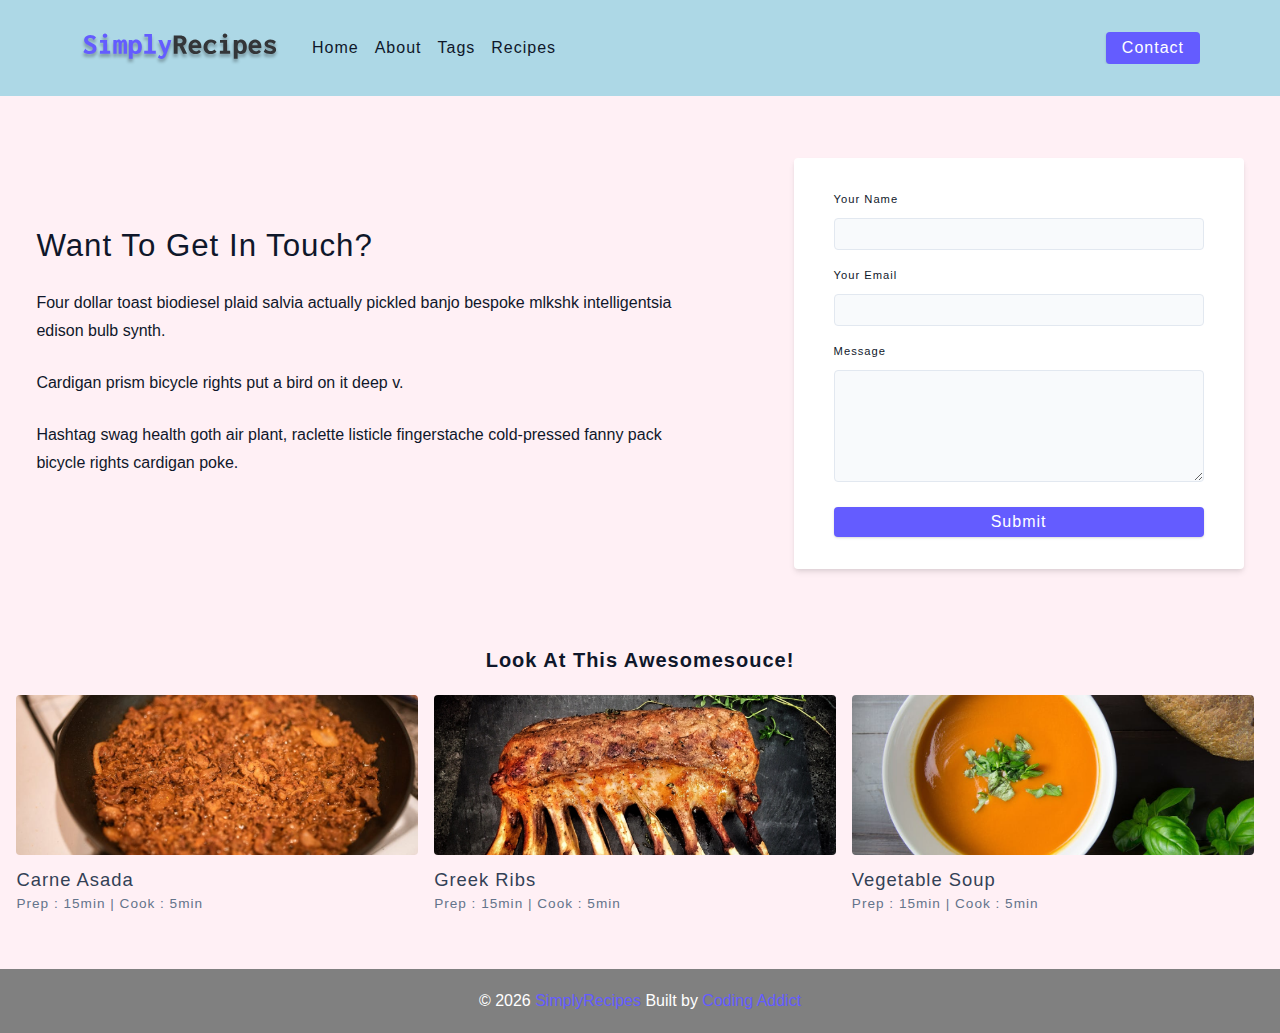
<file: starter/contact.html>
<!DOCTYPE html>
<html lang="en">
  <head>
    <meta charset="UTF-8" />
    <meta http-equiv="X-UA-Compatible" content="IE=edge" />
    <meta name="viewport" content="width=device-width, initial-scale=1.0" />
    <title>Contact || Final</title>
    <!-- favicon -->
    <link rel="shortcut icon" href="./assets/favicon.ico" type="image/x-icon" />
    <!-- normalize -->
    <link rel="stylesheet" href="./css/normalize.css" />
    <!-- font-awesome -->
    <link
      rel="stylesheet"
      href="https://cdnjs.cloudflare.com/ajax/libs/font-awesome/5.14.0/css/all.min.css"
    />
    <!-- main css -->
    <link rel="stylesheet" href="./css/main.css" />
  </head>
  <body>
    <!-- nav  -->
    <nav class="navbar">
      <div class="nav-center">
        <div class="nav-header">
          <a href="index.html" class="nav-logo">
            <img src="./assets/logo.svg" alt="simply recipes" />
          </a>
          <button class="nav-btn btn">
            <i class="fas fa-align-justify"></i>
          </button>
        </div>
        <div class="nav-links">
          <a href="index.html" class="nav-link"> home </a>
          <a href="about.html" class="nav-link"> about </a>
          <a href="tags.html" class="nav-link"> tags </a>
          <a href="recipes.html" class="nav-link"> recipes </a>

          <div class="nav-link contact-link">
            <a href="contact.html" class="btn"> contact </a>
          </div>
        </div>
      </div>
    </nav>
    <!-- end of nav -->
    <main class="page">
     <section class="contact-container">
          <article class="contact-info">
            <h3>Want To Get In Touch?</h3>
            <p>
              Four dollar toast biodiesel plaid salvia actually pickled banjo
              bespoke mlkshk intelligentsia edison bulb synth.
            </p>
            <p>Cardigan prism bicycle rights put a bird on it deep v.</p>
            <p>
              Hashtag swag health goth air plant, raclette listicle fingerstache
              cold-pressed fanny pack bicycle rights cardigan poke.
            </p>
          </article>
          <article>
            <form class="form contact-form">
              <div class="form-row">
                <label html="name" class="form-label">your name</label>
                <input type="text" name="name" id="name" class="form-input" />
              </div>
              <div class="form-row">
                <label html="email" class="form-label">your email</label>
                <input type="text" name="email" id="email" class="form-input" />
              </div>
              <div class="form-row">
                <label html="message" class="form-label">message</label>
                <textarea name="message" id="message" class="form-textarea"></textarea>
              </div>
              <button type="submit" class="btn btn-block">
                submit
              </button>
            </form>
          </article>
        </section>
      <!-- featured recipes -->
      <section class="featured-recipes">
        <h5 class="featured-title"><strong>Look At This Awesomesouce!</strong></h5>
        <div class="recipes-list">
          <!-- single recipe -->
          <a href="single-recipe.html" class="recipe">
            <img
              src="./assets/recipes/recipe-1.jpeg"
              class="img recipe-img"
              alt=""
            />
            <h5>Carne Asada</h5>
            <p>Prep : 15min | Cook : 5min</p>
          </a>
          <!-- end of single recipe -->
          <!-- single recipe -->
          <a href="single-recipe.html" class="recipe">
            <img
              src="./assets/recipes/recipe-2.jpeg"
              class="img recipe-img"
              alt=""
            />
            <h5>Greek Ribs</h5>
            <p>Prep : 15min | Cook : 5min</p>
          </a>
          <!-- end of single recipe -->
          <!-- single recipe -->
          <a href="single-recipe.html" class="recipe">
            <img
              src="./assets/recipes/recipe-3.jpeg"
              class="img recipe-img"
              alt=""
            />
            <h5>Vegetable Soup</h5>
            <p>Prep : 15min | Cook : 5min</p>
          </a>
          <!-- end of single recipe -->
        </div>
      </section>
    </main>
    <!-- footer -->
    <footer class="page-footer">
      <p>
        &copy; <span id="date"></span>
        <span class="footer-logo">SimplyRecipes</span> Built by
        <a href="https://www.johnsmilga.com/">Coding Addict</a>
      </p>
    </footer>
    <script src="./js/app.js"></script>
  </body>
</html>
</file>
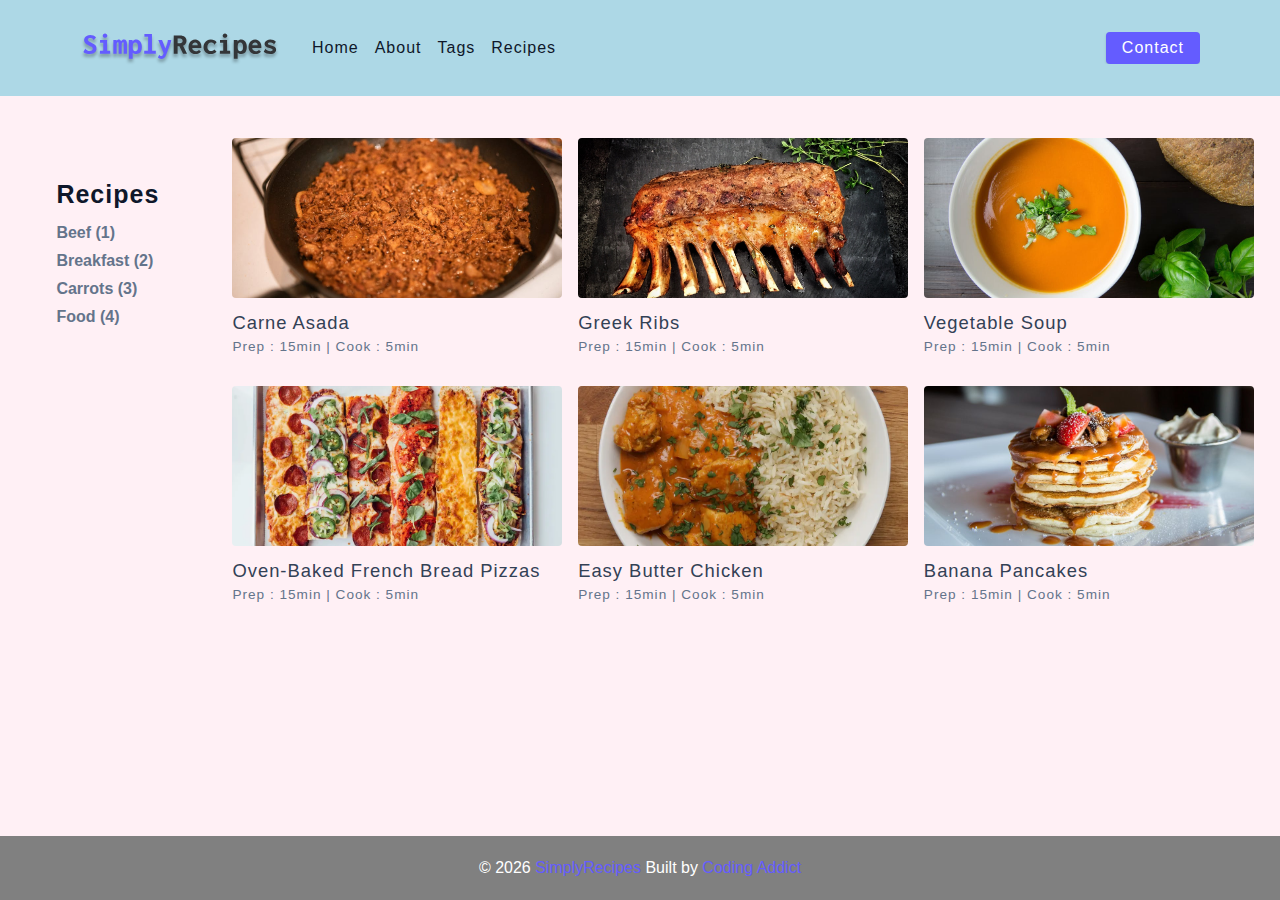
<file: starter/recipes.html>
<!DOCTYPE html>
<html lang="en">
  <head>
    <meta charset="UTF-8" />
    <meta http-equiv="X-UA-Compatible" content="IE=edge" />
    <meta name="viewport" content="width=device-width, initial-scale=1.0" />
    <title>Recipes || Final</title>
    <!-- favicon -->
    <link rel="shortcut icon" href="./assets/favicon.ico" type="image/x-icon" />
    <!-- normalize -->
    <link rel="stylesheet" href="./css/normalize.css" />
    <!-- font-awesome -->
    <link
      rel="stylesheet"
      href="https://cdnjs.cloudflare.com/ajax/libs/font-awesome/5.14.0/css/all.min.css"
    />
    <!-- main css -->
    <link rel="stylesheet" href="./css/main.css" />
  </head>
  <body>
    <!-- nav  -->
    <nav class="navbar">
      <div class="nav-center">
        <div class="nav-header">
          <a href="index.html" class="nav-logo">
            <img src="./assets/logo.svg" alt="simply recipes" />
          </a>
          <button class="nav-btn btn">
            <i class="fas fa-align-justify"></i>
          </button>
        </div>
        <div class="nav-links">
          <a href="index.html" class="nav-link"> home </a>
          <a href="about.html" class="nav-link"> about </a>
          <a href="tags.html" class="nav-link"> tags </a>
          <a href="recipes.html" class="nav-link"> recipes </a>

          <div class="nav-link contact-link">
            <a href="contact.html" class="btn"> contact </a>
          </div>
        </div>
      </div>
    </nav>
    <!-- end of nav -->
    <!-- main -->
    <main class="page" >
      <section class="recipes-container">
        <!-- tag container -->
        <div class="tags-container">
          <h4>recipes</h4>
          <div class="tags-list">
            <a href="tag-template.html">Beef (1)</a>
            <a href="tag-template.html">Breakfast (2)</a>
            <a href="tag-template.html">Carrots (3)</a>
            <a href="tag-template.html">Food (4)</a>
          </div>
        </div>
        <!-- end of tag container -->
        <!-- recipes list -->
        <div class="recipes-list">
          <!-- single recipe -->
          <a href="single-recipe.html" class="recipe">
            <img
              src="./assets/recipes/recipe-1.jpeg"
              class="img recipe-img"
              alt=""
            />
            <h5>Carne Asada</h5>
            <p>Prep : 15min | Cook : 5min</p>
          </a>
          <!-- end of single recipe -->
          <!-- single recipe -->
          <a href="single-recipe.html" class="recipe">
            <img
              src="./assets/recipes/recipe-2.jpeg"
              class="img recipe-img"
              alt=""
            />
            <h5>Greek Ribs</h5>
            <p>Prep : 15min | Cook : 5min</p>
          </a>
          <!-- end of single recipe -->
          <!-- single recipe -->
          <a href="single-recipe.html" class="recipe">
            <img
              src="./assets/recipes/recipe-3.jpeg"
              class="img recipe-img"
              alt=""
            />
            <h5>Vegetable Soup</h5>
            <p>Prep : 15min | Cook : 5min</p>
          </a>
          <!-- end of single recipe -->
          <!-- single recipe -->
          <a href="single-recipe.html" class="recipe">
            <img
              src="./assets/recipes/pizza.webp"
              class="img recipe-img"
              alt=""
            />
            <h5>Oven-Baked French Bread Pizzas</h5>
            <p>Prep : 15min | Cook : 5min</p>
          </a>
          <!-- end of single recipe -->
          <!-- single recipe -->
          <a href="single-recipe.html" class="recipe">
            <img
              src="./assets/recipes/sub-buzz-1009-1646440684-8.webp"
              class="img recipe-img"
              alt=""
            />
            <h5>Easy Butter Chicken</h5>
            <p>Prep : 15min | Cook : 5min</p>
          </a>
          <!-- end of single recipe -->
          <!-- single recipe -->
          <a href="single-recipe.html" class="recipe">
            <img
              src="./assets/recipes/recipe-4.jpeg"
              class="img recipe-img"
              alt=""
            />
            <h5>Banana Pancakes</h5>
            <p>Prep : 15min | Cook : 5min</p>
          </a>
          <!-- end of single recipe -->
        </div>
      </section>
    </main>
    <!-- end of main -->
    <!-- footer -->
    <footer class="page-footer">
      <p>
        &copy; <span id="date"></span>
        <span class="footer-logo">SimplyRecipes</span> Built by
        <a href="https://www.johnsmilga.com/">Coding Addict</a>
      </p>
    </footer>
    <script src="./js/app.js"></script>
  </body>
</html>
</file>
<file: final/css/main.css>
*,
::after,
::before {
  box-sizing: border-box;
}
/* fonts */

@import url('https://fonts.googleapis.com/css2?family=Roboto:wght@400;500;600&family=Montserrat&display=swap');
html {
  font-size: 100%;
} /*16px*/

:root {
  /* colors */
  --primary-100: #e2e0ff;
  --primary-200: #c1beff;
  --primary-300: #a29dff;
  --primary-400: #837dff;
  --primary-500: #645cff;
  --primary-600: #504acc;
  --primary-700: #3c3799;
  --primary-800: #282566;
  --primary-900: #141233;

  /* grey */
  --grey-50: #f8fafc;
  --grey-100: #f1f5f9;
  --grey-200: #e2e8f0;
  --grey-300: #cbd5e1;
  --grey-400: #94a3b8;
  --grey-500: #64748b;
  --grey-600: #475569;
  --grey-700: #334155;
  --grey-800: #1e293b;
  --grey-900: #0f172a;
  /* rest of the colors */
  --black: #222;
  --white: #fff;
  --red-light: #f8d7da;
  --red-dark: #842029;
  --green-light: #d1e7dd;
  --green-dark: #0f5132;

  /* fonts  */
  --headingFont: 'Roboto', sans-serif;
  --bodyFont: 'Nunito', sans-serif;
  --smallText: 0.7em;
  /* rest of the vars */
  --backgroundColor: var(--grey-50);
  --textColor: var(--grey-900);
  --borderRadius: 0.25rem;
  --letterSpacing: 1px;
  --transition: 0.3s ease-in-out all;
  --max-width: 1120px;
  --fixed-width: 600px;

  /* box shadow*/
  --shadow-1: 0 1px 3px 0 rgba(0, 0, 0, 0.1), 0 1px 2px 0 rgba(0, 0, 0, 0.06);
  --shadow-2: 0 4px 6px -1px rgba(0, 0, 0, 0.1),
    0 2px 4px -1px rgba(0, 0, 0, 0.06);
  --shadow-3: 0 10px 15px -3px rgba(0, 0, 0, 0.1),
    0 4px 6px -2px rgba(0, 0, 0, 0.05);
  --shadow-4: 0 20px 25px -5px rgba(0, 0, 0, 0.1),
    0 10px 10px -5px rgba(0, 0, 0, 0.04);
}

body {
  background: var(--backgroundColor);
  font-family: var(--bodyFont);
  font-weight: 400;
  line-height: 1.75;
  color: var(--textColor);
}

p {
  margin-top: 0;
  margin-bottom: 1.5rem;
  max-width: 40em;
}

h1,
h2,
h3,
h4,
h5 {
  margin: 0;
  margin-bottom: 1.38rem;
  font-family: var(--headingFont);
  font-weight: 400;
  line-height: 1.3;
  text-transform: capitalize;
  letter-spacing: var(--letterSpacing);
}

h1 {
  margin-top: 0;
  font-size: 3.052rem;
}

h2 {
  font-size: 2.441rem;
}

h3 {
  font-size: 1.953rem;
}

h4 {
  font-size: 1.563rem;
}

h5 {
  font-size: 1.25rem;
}

small,
.text-small {
  font-size: var(--smallText);
}

a {
  text-decoration: none;
}
ul {
  list-style-type: none;
  padding: 0;
}

.img {
  width: 100%;
  display: block;
  object-fit: cover;
}
/* buttons */

.btn {
  cursor: pointer;
  color: var(--white);
  background: var(--primary-500);
  border: transparent;
  border-radius: var(--borderRadius);
  letter-spacing: var(--letterSpacing);
  padding: 0.375rem 0.75rem;
  box-shadow: var(--shadow-1);
  transition: var(--transtion);
  text-transform: capitalize;
  display: inline-block;
}
.btn:hover {
  background: var(--primary-700);
  box-shadow: var(--shadow-3);
}
.btn-hipster {
  color: var(--primary-500);
  background: var(--primary-200);
}
.btn-hipster:hover {
  color: var(--primary-200);
  background: var(--primary-700);
}
.btn-block {
  width: 100%;
}

/* alerts */
.alert {
  padding: 0.375rem 0.75rem;
  margin-bottom: 1rem;
  border-color: transparent;
  border-radius: var(--borderRadius);
}

.alert-danger {
  color: var(--red-dark);
  background: var(--red-light);
}
.alert-success {
  color: var(--green-dark);
  background: var(--green-light);
}
/* form */

.form {
  width: 90vw;
  max-width: var(--fixed-width);
  background: var(--white);
  border-radius: var(--borderRadius);
  box-shadow: var(--shadow-2);
  padding: 2rem 2.5rem;
  margin: 3rem auto;
}
.form-label {
  display: block;
  font-size: var(--smallText);
  margin-bottom: 0.5rem;
  text-transform: capitalize;
  letter-spacing: var(--letterSpacing);
}
.form-input,
.form-textarea {
  width: 100%;
  padding: 0.375rem 0.75rem;
  border-radius: var(--borderRadius);
  background: var(--backgroundColor);
  border: 1px solid var(--grey-200);
}

.form-row {
  margin-bottom: 1rem;
}

.form-textarea {
  height: 7rem;
}
::placeholder {
  font-family: inherit;
  color: var(--grey-400);
}
.form-alert {
  color: var(--red-dark);
  letter-spacing: var(--letterSpacing);
  text-transform: capitalize;
}
/* alert */

@keyframes spinner {
  to {
    transform: rotate(360deg);
  }
}

.loading {
  width: 6rem;
  height: 6rem;
  border: 5px solid var(--grey-400);
  border-radius: 50%;
  border-top-color: var(--primary-500);
  animation: spinner 0.6s linear infinite;
}
.loading {
  margin: 0 auto;
}
/* title */

.title {
  text-align: center;
}

.title-underline {
  background: var(--primary-500);
  width: 7rem;
  height: 0.25rem;
  margin: 0 auto;
  margin-top: -1rem;
}

/*
=============== 
Navbar
===============
*/

.navbar {
  display: flex;
  align-items: center;
  justify-content: center;
}
.nav-center {
  width: 90vw;
  max-width: var(--max-width);
}
.nav-header {
  height: 6rem;
  display: flex;
  justify-content: space-between;
  align-items: center;
}
.nav-header img {
  width: 200px;
}
.nav-logo {
  display: flex;
  align-items: flex-end;
}

.nav-btn {
  padding: 0.15rem 0.75rem;
}
.nav-btn i {
  font-size: 1.25rem;
}
.nav-links {
  height: 0;
  overflow: hidden;
  display: flex;
  flex-direction: column;
  transition: var(--transition);
}
.show-links {
  height: 23.9375rem;
}

.nav-link {
  display: block;
  text-align: center;
  font-size: 1.25rem;
  text-transform: capitalize;
  color: var(--grey-900);
  letter-spacing: var(--letterSpacing);
  padding: 1rem 0;
  border-top: 1px solid var(--grey-500);
  transition: var(--transition);
}
.nav-link:hover {
  color: var(--primary-500);
}

.contact-link a {
  padding: 0.15rem 1rem;
}

@media screen and (min-width: 992px) {
  .navbar {
    height: 6rem;
  }
  .nav-center {
    display: flex;
    align-items: center;
  }
  .nav-header {
    padding: 0;
    margin-right: 2rem;
    height: auto;
  }

  .nav-btn {
    display: none;
  }
  .nav-links {
    height: auto !important;
    flex-direction: row;
    align-items: center;
    width: 100%;
  }
  .nav-link {
    padding: 0;
    border-top: none;
    margin-right: 1rem;
    font-size: 1rem;
  }
  .contact-link {
    margin-right: 0;
    margin-left: auto;
  }
}
/*
=============== 
Page
===============
*/

.page {
  width: 90vw;
  max-width: var(--max-width);
  margin: 0 auto;
}
.page {
  padding-top: 2rem;
  min-height: calc(100vh - (6rem + 4rem));
}
/*
=============== 
Footer
===============
*/

.page-footer {
  text-align: center;
  height: 4rem;
  display: flex;
  align-items: center;
  justify-content: center;
  background: var(--black);
  color: var(--white);
}
.page-footer h5 {
  margin-top: 0;
  margin-bottom: 0;
}
.page-footer p {
  margin-bottom: 0;
}
.page-footer .footer-logo,
.page-footer a {
  color: var(--primary-500);
}
/*
=============== 
Hero
===============
*/

.hero {
  height: 40vh;
  position: relative;
  margin-bottom: 2rem;
  background: url('../assets/main.jpeg') center/cover no-repeat;
  border-radius: var(--borderRadius);
}
.hero-container {
  position: absolute;
  top: 0;
  left: 0;
  width: 100%;
  height: 100%;
  display: flex;
  align-items: center;
  justify-content: center;
  background: rgba(0, 0, 0, 0.4);
  border-radius: var(--borderRadius);
}
.hero-text {
  color: var(--white);
  text-align: center;
}

@media only screen and (min-width: 768px) {
  .hero-text h1 {
    font-size: 4rem;
    margin-bottom: 0;
  }
}

/*
=============== 
Recipes 
===============
*/

.recipes-container {
  display: grid;
  gap: 2rem 1rem;
}

.recipes-list {
  display: grid;
  gap: 2rem 1rem;
  padding-bottom: 3rem;
}
.tags-container {
  order: 1;
  display: flex;
  flex-direction: column;
  padding-bottom: 3rem;
  /* background: blue; */
}
.tags-container h4 {
  margin-bottom: 0.5rem;
  font-weight: 500;
}
.tags-list {
  display: grid;
  grid-template-columns: 1fr 1fr 1fr;
}
.tags-list a {
  text-transform: capitalize;
  display: block;
  color: var(--grey-500);
  transition: var(--transition);
}
.tags-list a:hover {
  color: var(--primary-500);
}
.recipe {
  display: block;
}
.recipe-img {
  height: 15rem;
  border-radius: var(--borderRadius);
  margin-bottom: 1rem;
}
.recipe h5 {
  margin-bottom: 0;
  margin-top: 0.25rem;
  line-height: 1;
  color: var(--grey-700);
}
.recipe p {
  margin-bottom: 0;
  line-height: 1;
  color: var(--grey-500);
  margin-top: 0.5rem;
  letter-spacing: var(--letterSpacing);
}
@media screen and (min-width: 576px) {
  .recipes-list {
    grid-template-columns: 1fr 1fr;
  }
  .recipe-img {
    height: 10rem;
  }
}

@media screen and (min-width: 992px) {
  .recipes-container {
    grid-template-columns: 200px 1fr;
    gap: 1rem;
  }
  .recipes-list {
    grid-template-columns: 1fr 1fr;
  }

  .recipe p {
    font-size: 0.85rem;
  }
  .tags-container {
    order: 0;
    /* background: blue; */
  }
  .tags-list {
    display: grid;
    grid-template-columns: 1fr;
  }
}

@media screen and (min-width: 1200px) {
  .recipe h5 {
    font-size: 1.15rem;
  }
  .recipes-list {
    grid-template-columns: 1fr 1fr 1fr;
  }
}
/*
=============== 
Error
===============
*/
.error-page {
  text-align: center;
  padding-top: 5rem;
}
.error-page h1 {
  font-size: 9rem;
}
/*
=============== 
About Page
===============
*/

.about-page h2 {
  text-transform: none;
  font-weight: bold;
}
.about-page {
  display: grid;
  gap: 2rem 4rem;
  padding-bottom: 3rem;
}
.about-img {
  border-radius: var(--borderRadius);
  height: 300px;
}

@media screen and (min-width: 992px) {
  .about-page {
    grid-template-columns: 1fr 1fr;
    grid-template-rows: 400px;
    align-items: center;
  }
  .about-img {
    height: 100%;
  }
}

.featured-title {
  text-align: center;
}
/*
=============== 
Contact Page
===============
*/
.contact-form {
  width: 100%;
  margin: 0;
}
.contact-container {
  display: grid;
  gap: 2rem 3rem;
  padding-bottom: 3rem;
}
@media screen and (min-width: 992px) {
  .contact-container {
    grid-template-columns: 1fr 450px;
    align-items: center;
  }
}

/*
=============== 
Tags Page
===============
*/

.tags-wrapper {
  display: grid;
  gap: 2rem;
  padding-bottom: 3rem;
}
.tag {
  background: var(--grey-500);
  border-radius: var(--borderRadius);
  text-align: center;
  color: var(--white);
  transition: var(--transition);
  padding: 0.75rem 0;
}
.tag:hover {
  background: var(--primary-500);
}
.tag h5,
.tag p {
  margin-bottom: 0;
}
.tag h5 {
  font-weight: 600;
}
@media screen and (min-width: 576px) {
  .tags-wrapper {
    grid-template-columns: 1fr 1fr;
  }
}
@media screen and (min-width: 992px) {
  .tags-wrapper {
    grid-template-columns: 1fr 1fr 1fr;
  }
}

/*
=============== 
Recipe Template
===============
*/

.recipe-hero {
  display: grid;
  gap: 3rem;
}

.recipe-hero-img {
  height: 300px;
  border-radius: var(--borderRadius);
}
.recipe-info p {
  color: var(--grey-600);
}
.recipe-icons {
  display: grid;
  grid-template-columns: repeat(3, 1fr);
  gap: 1rem;
  margin: 2rem 0;
  text-align: center;
}
.recipe-icons i {
  font-size: 1.5rem;
  color: var(--primary-500);
}
.recipe-icons h5,
.recipe-icons p {
  margin-bottom: 0;
  font-size: 0.85em;
}

.recipe-icons p {
  color: var(--grey-600);
}
.recipe-tags {
  display: flex;
  align-items: center;
  flex-wrap: wrap;
  font-size: 0.7em;
  font-weight: 600;
}
.recipe-tags a {
  background: var(--primary-500);
  border-radius: var(--borderRadius);
  color: var(--white);
  padding: 0.05rem 0.5rem;
  margin: 0 0.25rem;
  text-transform: capitalize;
}
@media screen and (min-width: 992px) {
  .recipe-hero {
    grid-template-columns: 4fr 5fr;
    align-items: center;
  }
}
.recipe-content {
  padding: 3rem 0;
  display: grid;
  gap: 2rem 5rem;
}
@media screen and (min-width: 992px) {
  .recipe-content {
    grid-template-columns: 2fr 1fr;
  }
}
.single-instruction header {
  display: grid;
  grid-template-columns: auto 1fr;
  gap: 1.5rem;
  align-items: center;
}
.single-instruction header p {
  text-transform: uppercase;
  font-weight: 600;
  color: var(--primary-500);
  margin-bottom: 0;
}
.single-instruction > p {
  color: var(--grey-700);
}

.single-instruction header div {
  height: 2px;
  background: var(--grey-300);
}

.second-column {
  display: grid;
  row-gap: 2rem;
}

.single-ingredient {
  border-bottom: 2px solid var(--grey-300);
  padding-bottom: 0.75rem;
  color: var(--grey-700);
}
.single-tool {
  border-bottom: 2px solid var(--grey-300);
  padding-bottom: 0.75rem;
  color: var(--primary-500);
  text-transform: capitalize;
}
</file>
<file: starter/css/main.css>
*,
::after,
::before {
  box-sizing: border-box;
}
/* fonts */

@import url('https://fonts.googleapis.com/css2?family=Roboto:wght@400;500;600&family=Montserrat&display=swap');
html {
  font-size: 100%;
} /*16px*/

:root {
  /* colors */
  --primary-100: #e2e0ff;
  --primary-200: #c1beff;
  --primary-300: #a29dff;
  --primary-400: #837dff;
  --primary-500: #645cff;
  --primary-600: #504acc;
  --primary-700: #3c3799;
  --primary-800: #282566;
  --primary-900: #141233;

  /* grey */
  --grey-50: #f8fafc;
  --grey-100: #f1f5f9;
  --grey-200: #e2e8f0;
  --grey-300: #cbd5e1;
  --grey-400: #94a3b8;
  --grey-500: #64748b;
  --grey-600: #475569;
  --grey-700: #334155;
  --grey-800: #1e293b;
  --grey-900: #0f172a;
  /* rest of the colors */
  --black: #222;
  --white: #fff;
  --red-light: #f8d7da;
  --red-dark: #842029;
  --green-light: #d1e7dd;
  --green-dark: #0f5132;

  /* fonts  */
  --headingFont: 'Roboto', sans-serif;
  --bodyFont: 'Nunito', sans-serif;
  --smallText: 0.7em;
  /* rest of the vars */
  --backgroundColor: var(--grey-50);
  --textColor: var(--grey-900);
  --borderRadius: 0.25rem;
  --letterSpacing: 1px;
  --transition: 0.3s ease-in-out all;
  --max-width: 1120px;
  --fixed-width: 600px;

  /* box shadow*/
  --shadow-1: 0 1px 3px 0 rgba(0, 0, 0, 0.1), 0 1px 2px 0 rgba(0, 0, 0, 0.06);
  --shadow-2: 0 4px 6px -1px rgba(0, 0, 0, 0.1),
    0 2px 4px -1px rgba(0, 0, 0, 0.06);
  --shadow-3: 0 10px 15px -3px rgba(0, 0, 0, 0.1),
    0 4px 6px -2px rgba(0, 0, 0, 0.05);
  --shadow-4: 0 20px 25px -5px rgba(0, 0, 0, 0.1),
    0 10px 10px -5px rgba(0, 0, 0, 0.04);
}

body {
  background: lavenderblush;
  /* background: var(--backgroundColor); */
  font-family: var(--bodyFont);
  font-weight: 400;
  line-height: 1.75;
  color: var(--textColor);
}

.navbar{
  background: lightblue;
}

p {
  margin-top: 0;
  margin-bottom: 1.5rem;
  max-width: 40em;
}

h1,
h2,
h3,
h4,
h5 {
  margin: 0;
  margin-bottom: 1.38rem;
  font-family: var(--headingFont);
  font-weight: 400;
  line-height: 1.3;
  text-transform: capitalize;
  letter-spacing: var(--letterSpacing);
}

h1 {
  margin-top: 0;
  font-size: 3.052rem;
}

h2 {
  font-size: 2.441rem;
}

h3 {
  font-size: 1.953rem;
}

h4 {
  font-size: 1.563rem;
}

h5 {
  font-size: 1.25rem;
}

small,
.text-small {
  font-size: var(--smallText);
}

a {
  text-decoration: none;
}
ul {
  list-style-type: none;
  padding: 0;
}

.img {
  width: 100%;
  display: block;
  object-fit: cover;
}
/* buttons */

.btn {
  cursor: pointer;
  color: var(--white);
  background: var(--primary-500);
  border: transparent;
  border-radius: var(--borderRadius);
  letter-spacing: var(--letterSpacing);
  padding: 0.375rem 0.75rem;
  box-shadow: var(--shadow-1);
  transition: var(--transtion);
  text-transform: capitalize;
  display: inline-block;
}
.btn:hover {
  background: var(--primary-700);
  box-shadow: var(--shadow-3);
}
.btn-hipster {
  color: var(--primary-500);
  background: var(--primary-200);
}
.btn-hipster:hover {
  color: var(--primary-200);
  background: var(--primary-700);
}
.btn-block {
  width: 100%;
}

/* alerts */
.alert {
  padding: 0.375rem 0.75rem;
  margin-bottom: 1rem;
  border-color: transparent;
  border-radius: var(--borderRadius);
}

.alert-danger {
  color: var(--red-dark);
  background: var(--red-light);
}
.alert-success {
  color: var(--green-dark);
  background: var(--green-light);
}
/* form */

.form {
  width: 90vw;
  max-width: var(--fixed-width);
  background: var(--white);
  border-radius: var(--borderRadius);
  box-shadow: var(--shadow-2);
  padding: 2rem 2.5rem;
  margin: 3rem auto;
}
.form-label {
  display: block;
  font-size: var(--smallText);
  margin-bottom: 0.5rem;
  text-transform: capitalize;
  letter-spacing: var(--letterSpacing);
}
.form-input,
.form-textarea {
  width: 100%;
  padding: 0.375rem 0.75rem;
  border-radius: var(--borderRadius);
  background: var(--backgroundColor);
  border: 1px solid var(--grey-200);
}

.form-row {
  margin-bottom: 1rem;
}

.form-textarea {
  height: 7rem;
}
::placeholder {
  font-family: inherit;
  color: var(--grey-400);
}
.form-alert {
  color: var(--red-dark);
  letter-spacing: var(--letterSpacing);
  text-transform: capitalize;
}
/* alert */

@keyframes spinner {
  to {
    transform: rotate(360deg);
  }
}

.loading {
  width: 6rem;
  height: 6rem;
  border: 5px solid var(--grey-400);
  border-radius: 50%;
  border-top-color: var(--primary-500);
  animation: spinner 0.6s linear infinite;
}
.loading {
  margin: 0 auto;
}
/* title */

.title {
  text-align: center;
}

.title-underline {
  background: var(--primary-500);
  width: 7rem;
  height: 0.25rem;
  margin: 0 auto;
  margin-top: -1rem;
}

/*
=============== 
Navbar
===============
*/

.navbar {
  display: flex;
  align-items: center;
  justify-content: center;
}
.nav-center {
  width: 90vw;
  max-width: var(--max-width);
}
.nav-header {
  height: 6rem;
  display: flex;
  justify-content: space-between;
  align-items: center;
}
.nav-header img {
  width: 200px;
}
.nav-logo {
  display: flex;
  align-items: flex-end;
}

.nav-btn {
  padding: 0.15rem 0.75rem;
}
.nav-btn i {
  font-size: 1.25rem;
}
.nav-links {
  height: 0;
  overflow: hidden;
  display: flex;
  flex-direction: column;
  transition: var(--transition);
}
.show-links {
  height: 23.9375rem;
}

.nav-link {
  display: block;
  text-align: center;
  font-size: 1.25rem;
  text-transform: capitalize;
  color: var(--grey-900);
  letter-spacing: var(--letterSpacing);
  padding: 1rem 0;
  border-top: 1px solid var(--grey-500);
  transition: var(--transition);
}
.nav-link:hover {
  color: var(--primary-500);
}

.contact-link a {
  padding: 0.15rem 1rem;
}

@media screen and (min-width: 992px) {
  .navbar {
    height: 6rem;
  }
  .nav-center {
    display: flex;
    align-items: center;
  }
  .nav-header {
    padding: 0;
    margin-right: 2rem;
    height: auto;
  }

  .nav-btn {
    display: none;
  }
  .nav-links {
    height: auto !important;
    flex-direction: row;
    align-items: center;
    width: 100%;
  }
  .nav-link {
    padding: 0;
    border-top: none;
    margin-right: 1rem;
    font-size: 1rem;
  }
  .contact-link {
    margin-right: 0;
    margin-left: auto;
  }
}
/*
=============== 
Page
===============
*/

.page {
  width: 99vw;
  /* max-width: var(--max-width); */
  margin: 0 auto;
}
.page {
  padding-top: 2rem;
  min-height: calc(100vh - (6rem + 4rem));
}
/*
=============== 
Footer
===============
*/

.page-footer {
  text-align: center;
  height: 4rem;
  display: flex;
  align-items: center;
  justify-content: center;
  background: gray;
  /* background: var(--black); */
  color: var(--white);
}
.page-footer h5 {
  margin-top: 0;
  margin-bottom: 0;
}
.page-footer p {
  margin-bottom: 0;
}
.page-footer .footer-logo,
.page-footer a {
  color: var(--primary-500);
}
/*
=============== 
Hero
===============
*/

.hero {
  height: 40vh;
  position: relative;
  margin-bottom: 2rem;
  background: url('../assets/main.jpeg') center/cover no-repeat;
  border-radius: var(--borderRadius);
}
.hero-container {
  position: absolute;
  top: 0;
  left: 0;
  width: 100%;
  height: 100%;
  display: flex;
  align-items: center;
  justify-content: center;
  background: rgba(0, 0, 0, 0.4);
  border-radius: var(--borderRadius);
}
.hero-text {
  color: var(--white);
  text-align: center;
}

@media only screen and (min-width: 768px) {
  .hero-text h1 {
    font-size: 4rem;
    margin-bottom: 0;
  }
}

/*
=============== 
Recipes 
===============
*/

.recipes-container {
  display: grid;
  gap: 2rem 1rem;
}

.recipes-list {
  display: grid;
  gap: 2rem 1rem;
  padding-bottom: 3rem;
}
.tags-container {
  margin: 50px;
  order: 1;
  display: flex;
  flex-direction: column;
  padding-bottom: 3rem;
  /* background: blue; */
}
.tags-container h4 {
  margin-right: 15px;
  margin-bottom: 0.5rem;
  font-weight: 800;
}
.tags-list {
  font-weight: 600;
  display: grid;
  grid-template-columns: 1fr 1fr 1fr;
}
.tags-list a {
  text-transform: capitalize;
  display: block;
  color: var(--grey-500);
  transition: var(--transition);
}
.tags-list a:hover {
  color: var(--primary-500);
}
.recipe {
  display: block;
}
.recipe-img {
  height: 15rem;
  border-radius: var(--borderRadius);
  margin-bottom: 1rem;
}
.recipe h5 {
  margin-bottom: 0;
  margin-top: 0.25rem;
  line-height: 1;
  color: var(--grey-700);
}
.recipe p {
  margin-bottom: 0;
  line-height: 1;
  color: var(--grey-500);
  margin-top: 0.5rem;
  letter-spacing: var(--letterSpacing);
}
@media screen and (min-width: 576px) {
  .recipes-list {
    grid-template-columns: 1fr 1fr;
    margin: 10px;margin-right: 20px;
  }
  .recipe-img {
    height: 10rem;
  }
}

@media screen and (min-width: 992px) {
  .recipes-container {
    grid-template-columns: 200px 1fr;
    gap: 1rem;
  }
  .recipes-list {
    grid-template-columns: 1fr 1fr;
  }

  .recipe p {
    font-size: 0.85rem;
  }
  .tags-container {
    order: 0;
    /* background: blue; */
  }
  .tags-list {
    display: grid;
    grid-template-columns: 1fr;
  }
}

@media screen and (min-width: 1200px) {
  .recipe h5 {
    font-size: 1.15rem;
  }
  .recipes-list {
    grid-template-columns: 1fr 1fr 1fr;
  }
}
/*
=============== 
Error
===============
*/
.error-page {
  text-align: center;
  padding-top: 5rem;
}
.error-page h1 {
  font-size: 9rem;
}
/*
=============== 
About Page
===============
*/

.about-page h2 {
  text-transform: none;
  font-weight: bold;
}
.about-page {
  display: grid;
  margin-left: 20px;
  margin-right: 80px;
  gap: 2rem 4rem;
  padding-bottom: 3rem;
}
.about-img {
  border-radius: var(--borderRadius);
  height: 300px;
}

@media screen and (min-width: 992px) {
  .about-page {
    grid-template-columns: 1fr 1fr;
    grid-template-rows: 400px;
    align-items: center;
  }
  .about-img {
    height: 100%;
  }
}

.featured-title {
  text-align: center;
}
/*
=============== 
Contact Page
===============
*/
.contact-form {
  width: 100%;
  margin: 0;
}
.contact-container {
  margin: 30px;
  display: grid;
  gap: 2rem 3rem;
  padding-bottom: 3rem;
}
@media screen and (min-width: 992px) {
  .contact-container {
    grid-template-columns: 1fr 450px;
    align-items: center;
  }
}

/*
=============== 
Tags Page
===============
*/

.tags-wrapper {
  display: grid;
  gap: 2rem;
  padding-bottom: 3rem;
}
.tag {
  background:rgb(95, 104, 82);
  border-radius: var(--borderRadius);
  text-align: center;
  color: var(--white);
  transition: var(--transition);
  padding: 0.75rem 0;
}
.tag:hover {
  background: var(--primary-500);
}
.tag h5,
.tag p {
  margin-bottom: 0;
}
.tag h5 {
  font-weight: 600;
}
@media screen and (min-width: 576px) {
  .tags-wrapper {
    grid-template-columns: 1fr 1fr;
  }
}
@media screen and (min-width: 992px) {
  .tags-wrapper {
    grid-template-columns: 1fr 1fr 1fr;
  }
}

/*
=============== 
Recipe Template
===============
*/

.recipe-hero {
  display: grid;
  gap: 3rem;
}

.recipe-hero-img {
  height: 300px;
  border-radius: var(--borderRadius);
}
.recipe-info p {
  color: var(--grey-600);
}
.recipe-icons {
  display: grid;
  grid-template-columns: repeat(3, 1fr);
  gap: 1rem;
  margin: 2rem 0;
  text-align: center;
}
.recipe-icons i {
  font-size: 1.5rem;
  color: var(--primary-500);
}
.recipe-icons h5,
.recipe-icons p {
  margin-bottom: 0;
  font-size: 0.85em;
}

.recipe-icons p {
  color: var(--grey-600);
}
.recipe-tags {
  display: flex;
  align-items: center;
  flex-wrap: wrap;
  font-size: 0.7em;
  font-weight: 600;
}
.recipe-tags a {
  background: var(--primary-500);
  border-radius: var(--borderRadius);
  color: var(--white);
  padding: 0.05rem 0.5rem;
  margin: 0 0.25rem;
  text-transform: capitalize;
}
@media screen and (min-width: 992px) {
  .recipe-hero {
    grid-template-columns: 4fr 5fr;
    align-items: center;
  }
}
.recipe-content {
  padding: 3rem 0;
  display: grid;
  gap: 2rem 5rem;
}
@media screen and (min-width: 992px) {
  .recipe-content {
    grid-template-columns: 2fr 1fr;
  }
}
.single-instruction header {
  display: grid;
  grid-template-columns: auto 1fr;
  gap: 1.5rem;
  align-items: center;
}
.single-instruction header p {
  text-transform: uppercase;
  font-weight: 600;
  color: var(--primary-500);
  margin-bottom: 0;
}
.single-instruction > p {
  color: var(--grey-700);
}

.single-instruction header div {
  height: 2px;
  background: var(--grey-300);
}

.second-column {
  display: grid;
  row-gap: 2rem;
}

.single-ingredient {
  border-bottom: 2px solid var(--grey-300);
  padding-bottom: 0.75rem;
  color: var(--grey-700);
}
.single-tool {
  border-bottom: 2px solid var(--grey-300);
  padding-bottom: 0.75rem;
  color: var(--primary-500);
  text-transform: capitalize;
}
</file>
